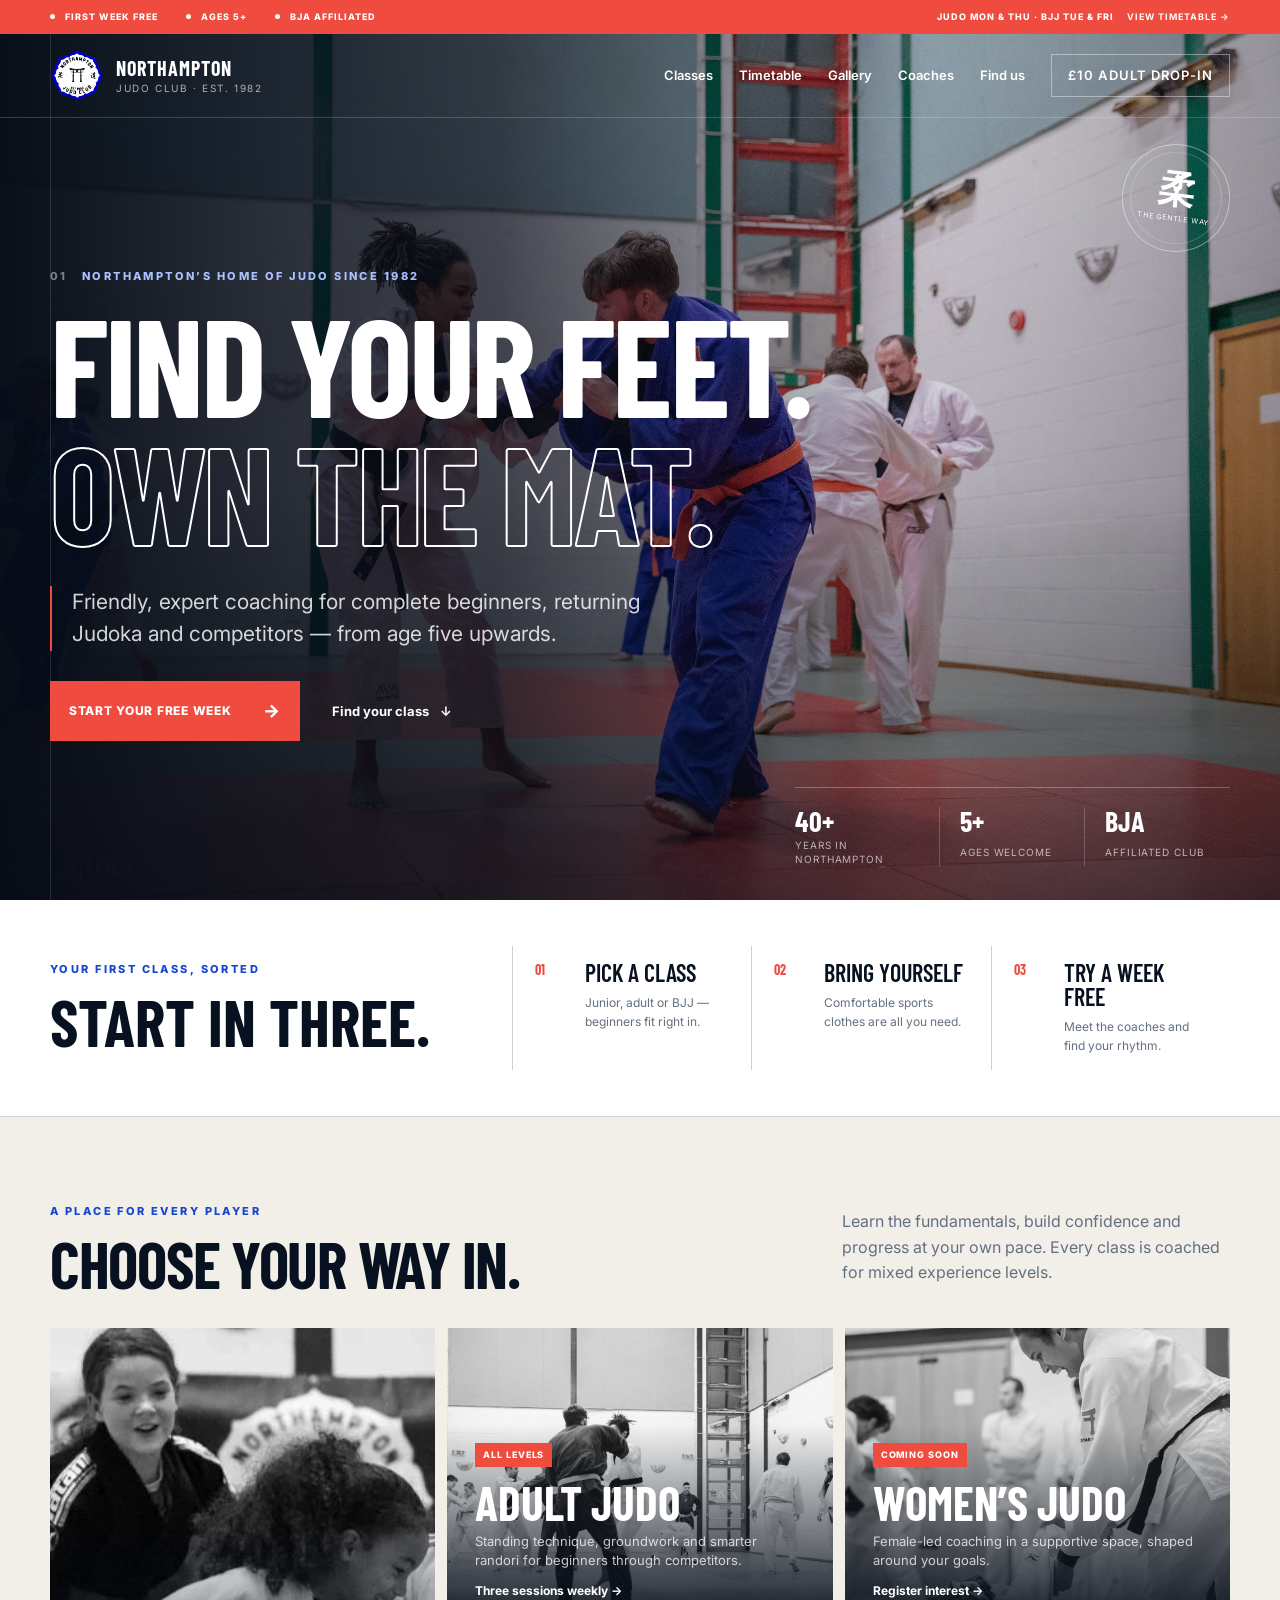
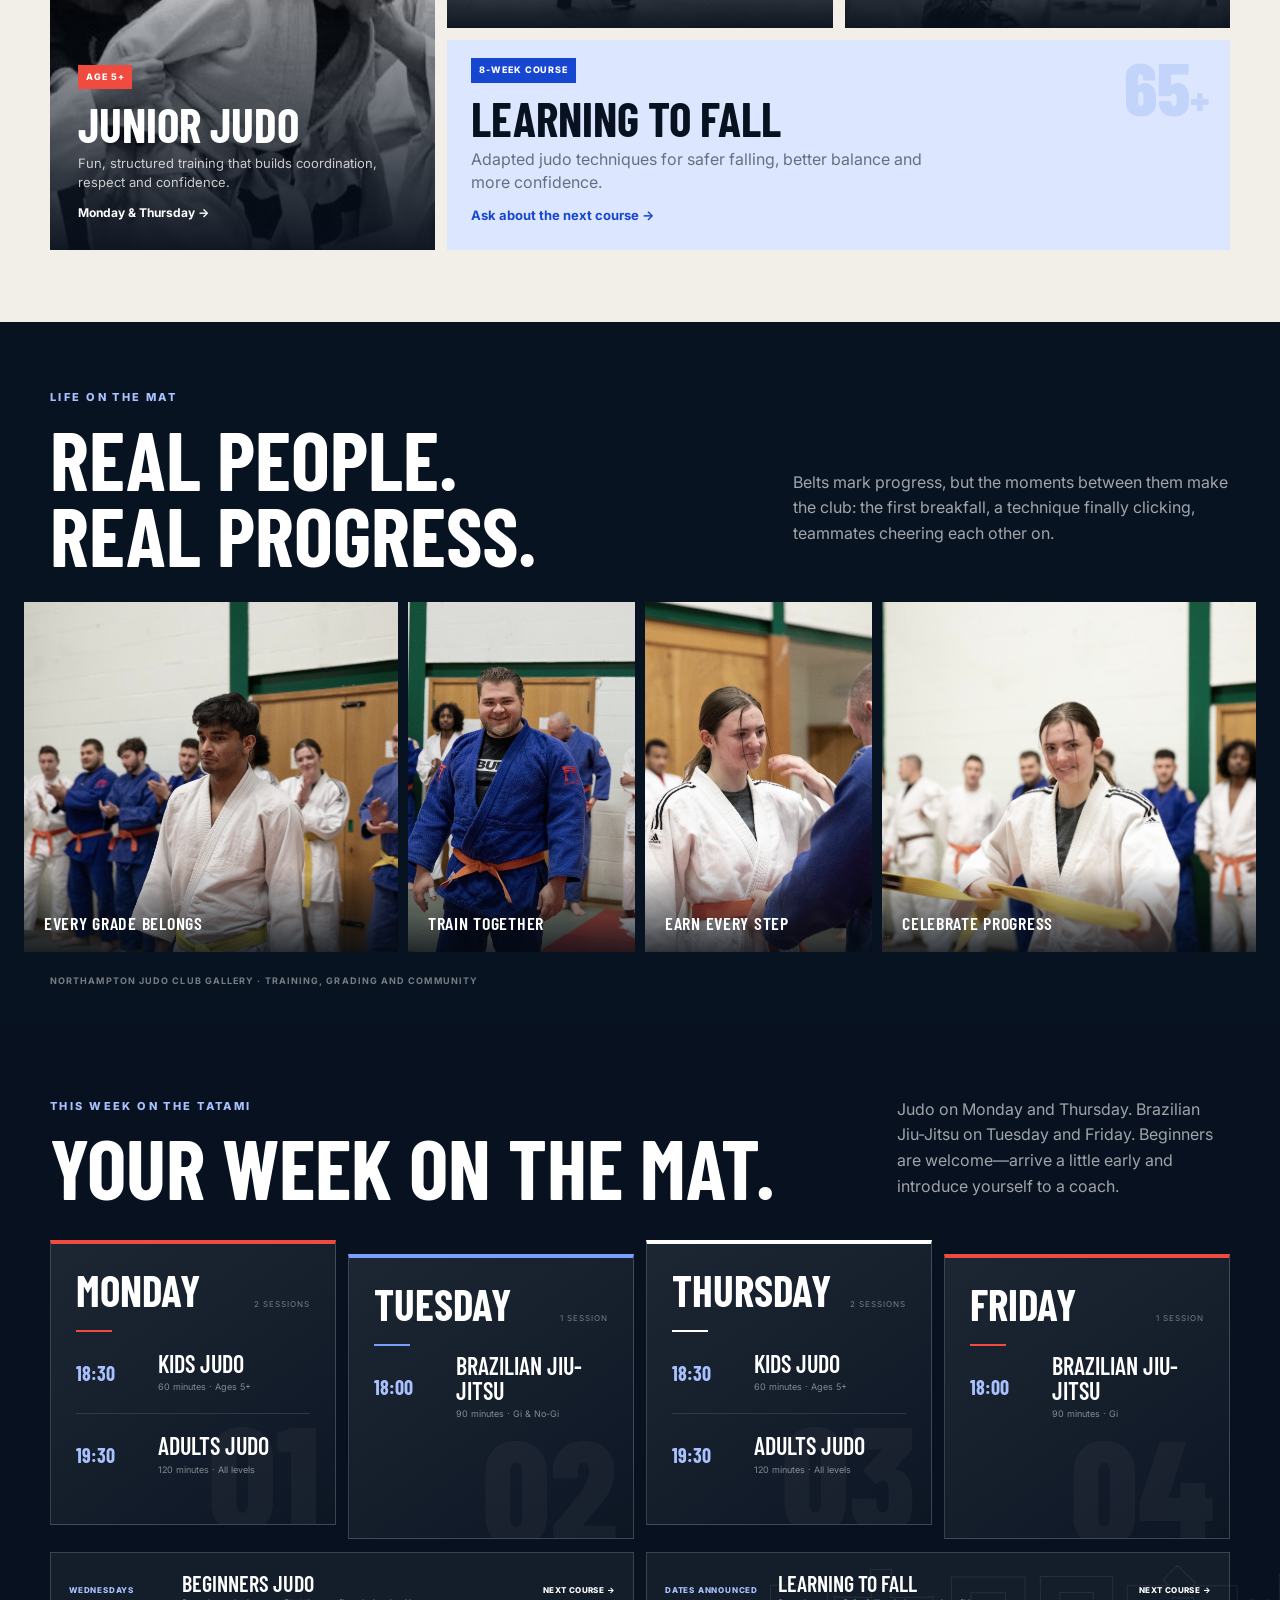
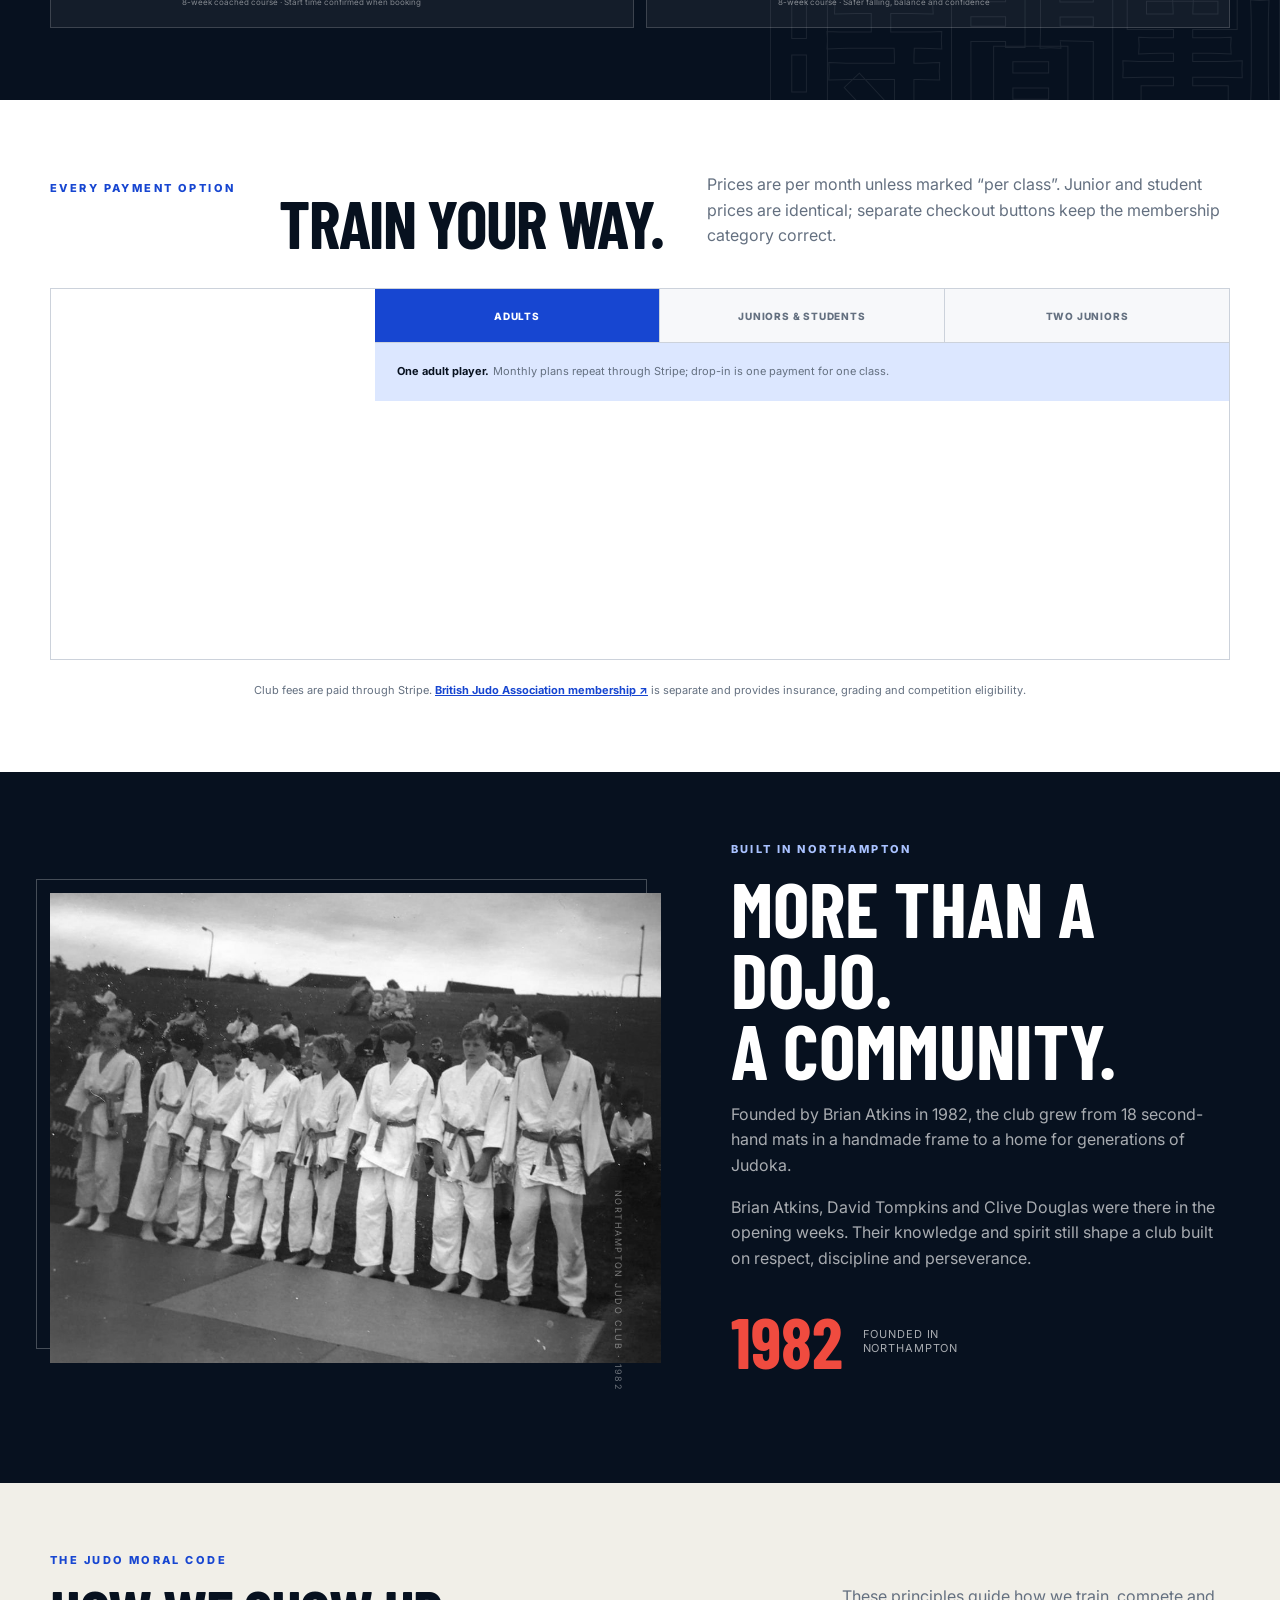
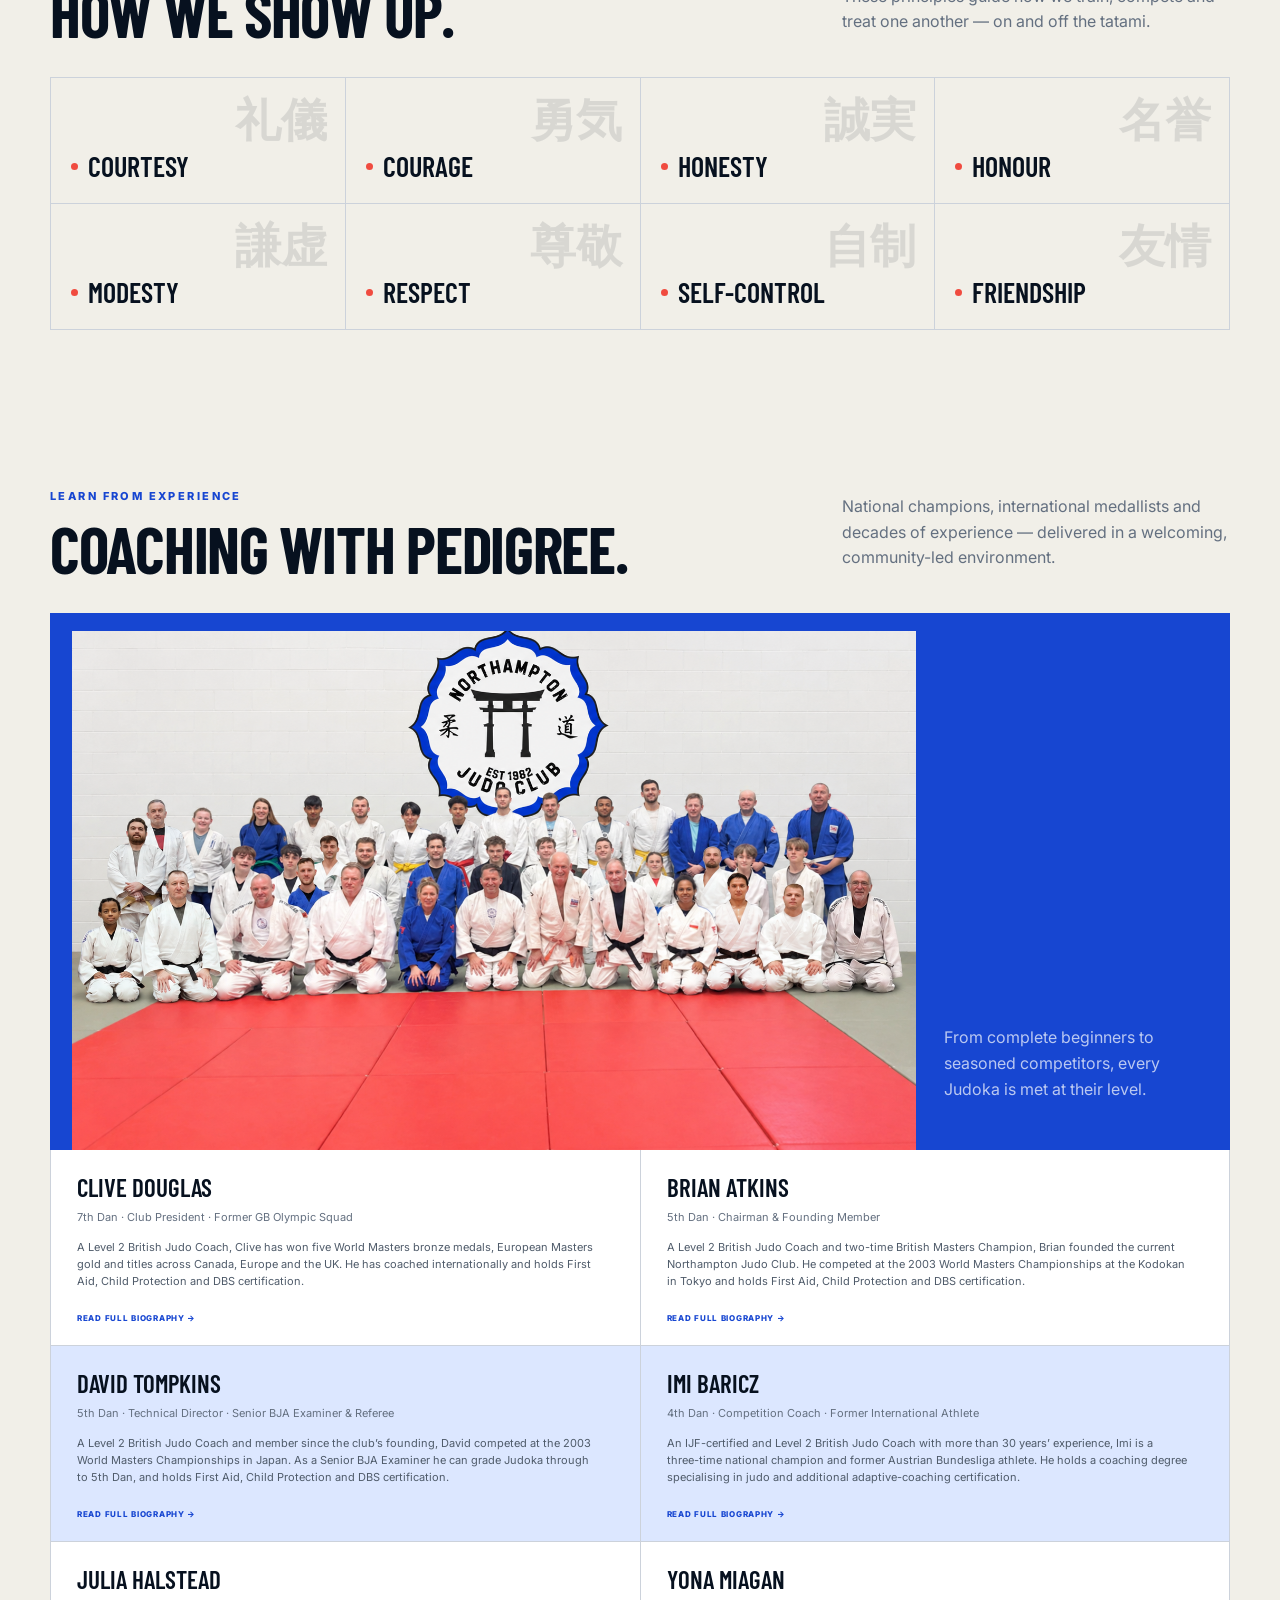
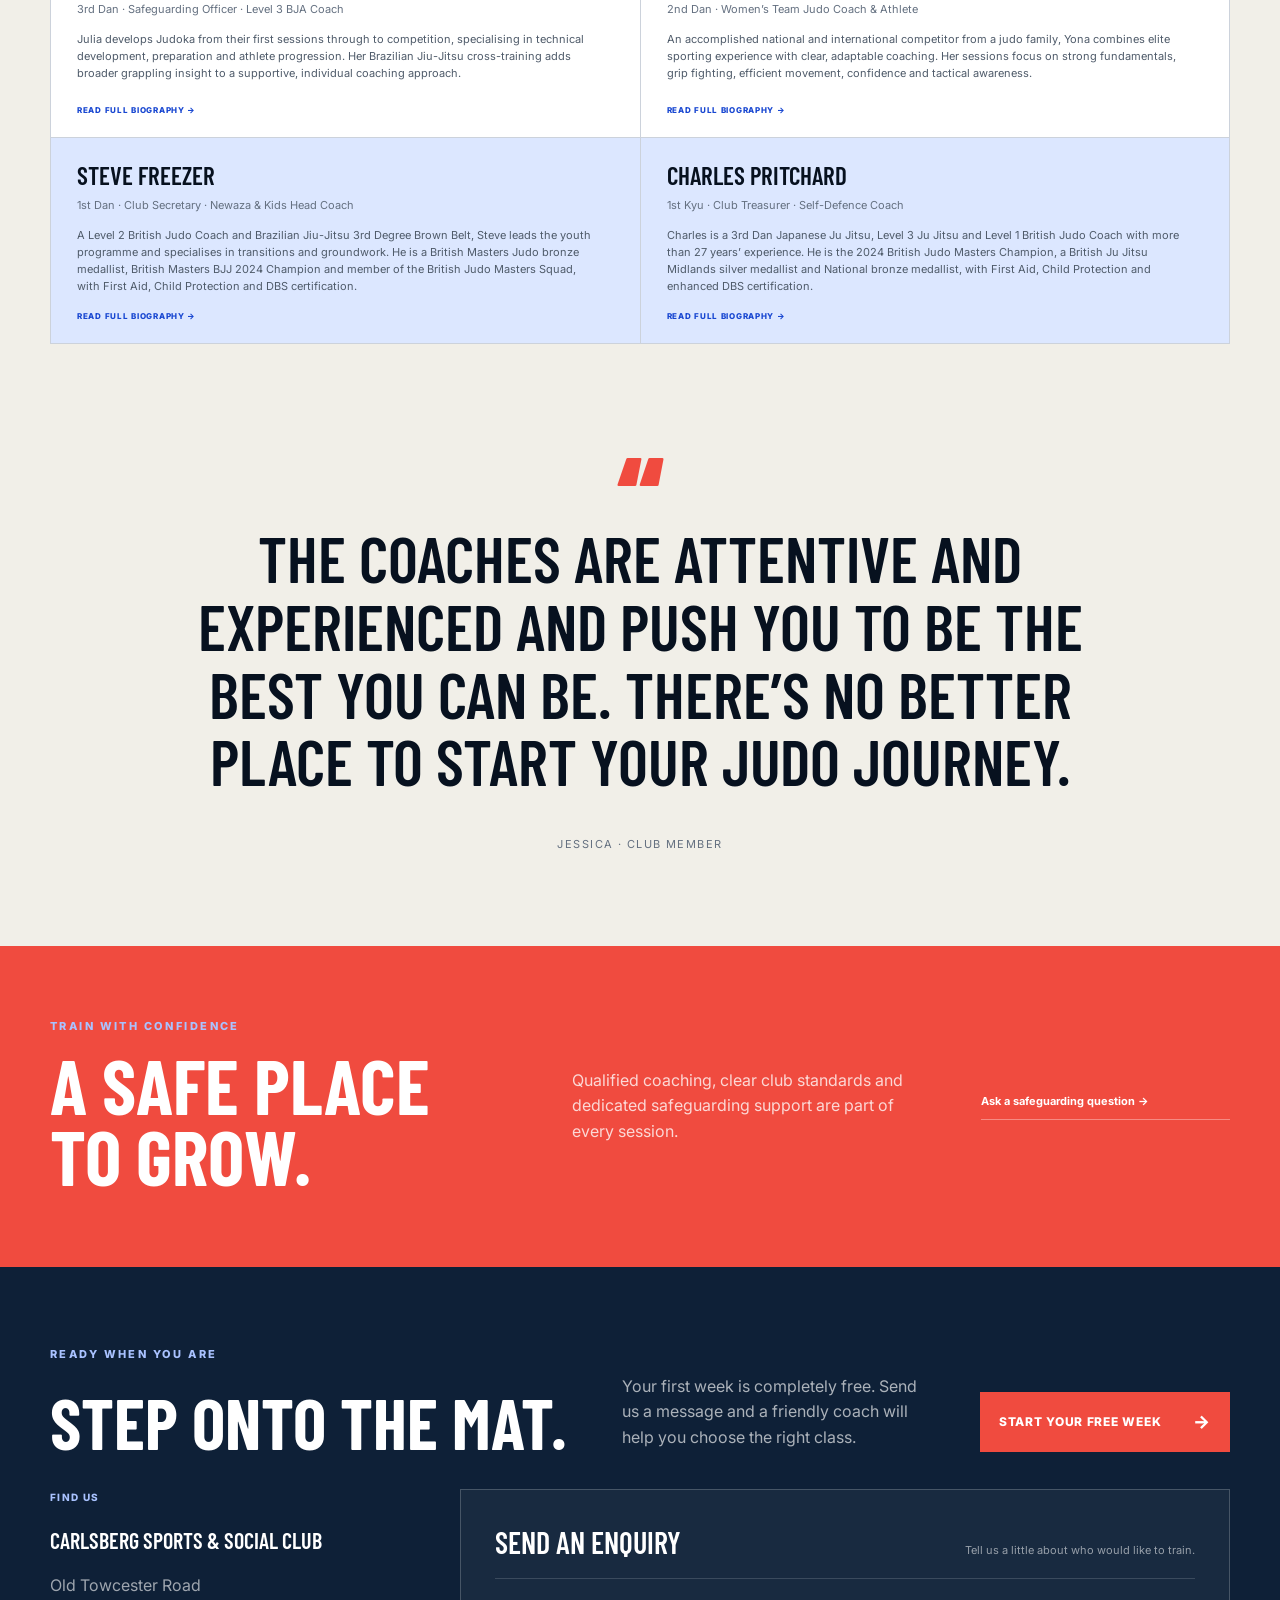
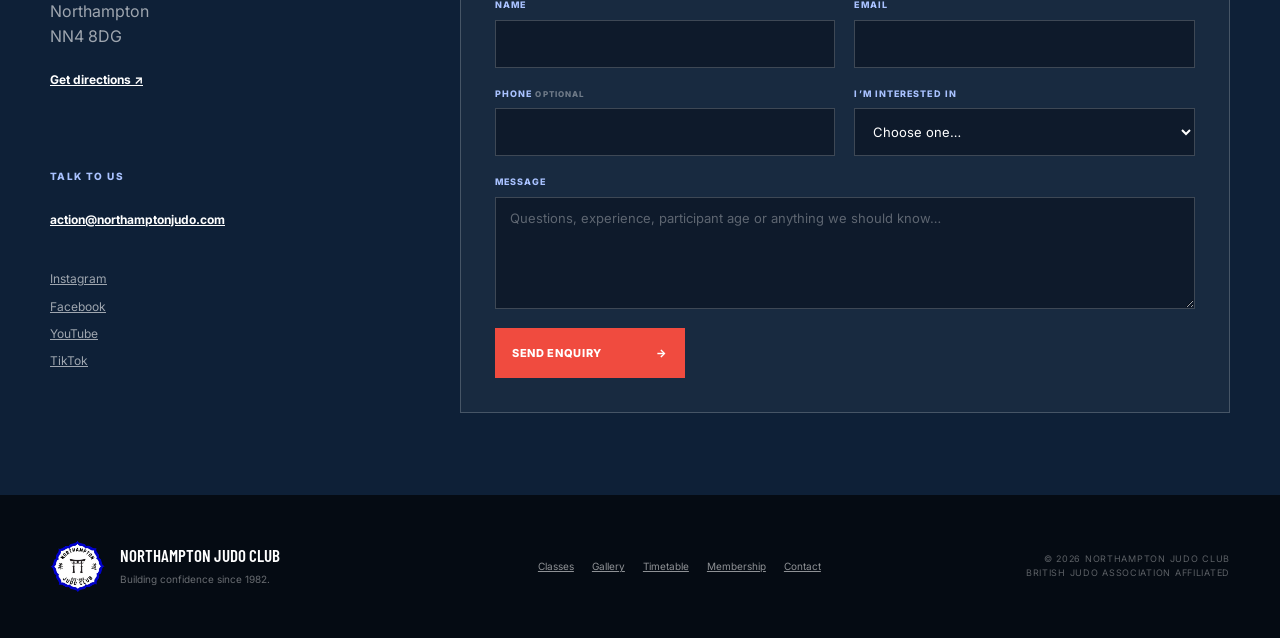
<file: index.html>
<!doctype html>
<html lang="en-GB">
<head>
  <meta charset="utf-8">
  <meta name="viewport" content="width=device-width, initial-scale=1">
  <meta name="description" content="Northampton Judo Club — friendly junior, adult, women’s and groundwork classes. Established 1982. Your first week is free.">
  <meta name="theme-color" content="#07111f">
  <meta property="og:title" content="Northampton Judo Club | Find your feet. Own the mat.">
  <meta property="og:description" content="Friendly, expert judo coaching in Northampton for ages 5+. Your first week is free.">
  <meta property="og:image" content="https://0riceisnice0-hash.github.io/Northampton-Judo-Club/assets/images/hero.jpg">
  <meta property="og:type" content="website">
  <meta property="og:url" content="https://0riceisnice0-hash.github.io/Northampton-Judo-Club/">
  <title>Northampton Judo Club | Judo for every body</title>
  <link rel="icon" href="favicon.ico">
  <link rel="preconnect" href="https://fonts.googleapis.com">
  <link rel="preconnect" href="https://fonts.gstatic.com" crossorigin>
  <link href="https://fonts.googleapis.com/css2?family=Barlow+Condensed:wght@500;600;700;800&family=Inter:wght@400;500;600;700&display=swap" rel="stylesheet">
  <link rel="stylesheet" href="styles.css?v=20260915-5">
</head>
<body>
  <a class="skip-link" href="#main">Skip to content</a>
  <div class="club-rail" aria-label="Club highlights">
    <div class="wrap"><span>First week free</span><span>Ages 5+</span><span>BJA affiliated</span><a href="#timetable">Judo Mon & Thu · BJJ Tue & Fri <b>View timetable →</b></a></div>
  </div>
  <header class="site-header" data-header>
    <a class="brand" href="#top" aria-label="Northampton Judo Club home">
      <img src="assets/images/logo.png" alt="Northampton Judo Club">
      <span><strong>Northampton</strong><small>Judo Club · Est. 1982</small></span>
    </a>
    <button class="menu-button" type="button" aria-expanded="false" aria-controls="main-nav" data-menu>Menu</button>
    <nav id="main-nav" class="main-nav" aria-label="Primary navigation">
      <a href="#classes">Classes</a>
      <a href="#timetable">Timetable</a>
      <a href="#gallery">Gallery</a>
      <a href="#coaches">Coaches</a>
      <a href="#contact">Find us</a>
      <a class="nav-cta" href="https://buy.stripe.com/4gw6rh62e3tS1a0aEQ" aria-label="Pay £10 for one adult drop-in class">£10 adult drop-in</a>
    </nav>
  </header>

  <main id="main">
    <section class="hero" id="top">
      <div class="hero-photo" role="img" aria-label="Adults practising judo at Northampton Judo Club"></div>
      <div class="hero-shade"></div>
      <div class="hero-content wrap">
        <p class="eyebrow light"><span>01</span> Northampton’s home of judo since 1982</p>
        <h1>Find your feet.<br><span>Own the mat.</span></h1>
        <p class="hero-copy">Friendly, expert coaching for complete beginners, returning Judoka and competitors — from age five upwards.</p>
        <div class="hero-actions">
          <a class="button red" href="#contact" data-enquiry="Free first week">Start your free week <span>→</span></a>
          <a class="text-link light" href="#classes">Find your class <span>↓</span></a>
        </div>
      </div>
      <div class="hero-stamp" aria-hidden="true"><span>柔</span><small>The gentle way</small></div>
      <aside class="hero-facts" aria-label="Club highlights">
        <div><strong>40+</strong><span>years in Northampton</span></div>
        <div><strong>5+</strong><span>ages welcome</span></div>
        <div><strong>BJA</strong><span>affiliated club</span></div>
      </aside>
    </section>

    <section class="start-strip" aria-labelledby="start-title">
      <div class="wrap start-grid">
        <div class="start-intro"><p class="eyebrow">Your first class, sorted</p><h2 id="start-title">Start in three.</h2></div>
        <ol class="start-steps">
          <li><b>01</b><div><strong>Pick a class</strong><span>Junior, adult or BJJ — beginners fit right in.</span></div></li>
          <li><b>02</b><div><strong>Bring yourself</strong><span>Comfortable sports clothes are all you need.</span></div></li>
          <li><b>03</b><div><strong>Try a week free</strong><span>Meet the coaches and find your rhythm.</span></div></li>
        </ol>
      </div>
    </section>

    <section class="section classes" id="classes">
      <div class="wrap">
        <div class="section-heading split-heading">
          <div><p class="eyebrow">A place for every player</p><h2>Choose your way in.</h2></div>
          <p>Learn the fundamentals, build confidence and progress at your own pace. Every class is coached for mixed experience levels.</p>
        </div>
        <div class="class-grid">
          <article class="class-card image-card juniors-card">
            <img src="assets/images/juniors.jpg" alt="Junior students enjoying judo practice" loading="lazy">
            <div class="class-overlay"><span>Age 5+</span><h3>Junior judo</h3><p>Fun, structured training that builds coordination, respect and confidence.</p><a href="#timetable">Monday & Thursday →</a></div>
          </article>
          <article class="class-card image-card adults-card">
            <img src="assets/images/adults.jpg" alt="Adults practising judo groundwork" loading="lazy">
            <div class="class-overlay"><span>All levels</span><h3>Adult judo</h3><p>Standing technique, groundwork and smarter randori for beginners through competitors.</p><a href="#timetable">Three sessions weekly →</a></div>
          </article>
          <article class="class-card image-card ladies-card">
            <img src="assets/images/ladies.jpg" alt="Women practising judo" loading="lazy">
            <div class="class-overlay"><span>Coming soon</span><h3>Women’s judo</h3><p>Female-led coaching in a supportive space, shaped around your goals.</p><a href="#contact" data-enquiry="Women’s judo">Register interest →</a></div>
          </article>
          <article class="class-card falls-card">
            <div class="number">65<span>+</span></div>
            <span class="pill">8-week course</span>
            <h3>Learning to Fall</h3>
            <p>Adapted judo techniques for safer falling, better balance and more confidence.</p>
            <a class="text-link" href="#contact" data-enquiry="Learning to Fall course">Ask about the next course →</a>
          </article>
        </div>
      </div>
    </section>

    <section class="dojo-life" id="gallery" aria-labelledby="dojo-life-title">
      <div class="wrap dojo-life-head">
        <div><p class="eyebrow light">Life on the mat</p><h2 id="dojo-life-title">Real people.<br>Real progress.</h2></div>
        <p>Belts mark progress, but the moments between them make the club: the first breakfall, a technique finally clicking, teammates cheering each other on.</p>
      </div>
      <div class="photo-reel" aria-label="Northampton Judo Club photo gallery">
        <figure class="reel-wide"><img src="assets/archive/094f24858b1a-FW8A9508.jpg" alt="Club members applauding a judoka" loading="lazy"><figcaption>Every grade belongs</figcaption></figure>
        <figure><img src="assets/archive/3058a06a9450-FW8A9578.jpg" alt="Smiling judoka in a blue gi" loading="lazy"><figcaption>Train together</figcaption></figure>
        <figure><img src="assets/archive/783d913b70ab-FW8A9528.jpg" alt="Coach presenting a belt to a judoka" loading="lazy"><figcaption>Earn every step</figcaption></figure>
        <figure class="reel-wide"><img src="assets/archive/e6072f76baf8-FW8A9525.jpg" alt="Judoka smiling with a new belt" loading="lazy"><figcaption>Celebrate progress</figcaption></figure>
      </div>
      <div class="wrap gallery-link"><span>Northampton Judo Club gallery · Training, grading and community</span></div>
    </section>

    <section class="section timetable-section" id="timetable">
      <div class="wrap timetable-layout">
        <div class="schedule-intro">
          <div><p class="eyebrow light">This week on the tatami</p><h2>Your week on the mat.</h2></div>
          <p>Judo on Monday and Thursday. Brazilian Jiu-Jitsu on Tuesday and Friday. Beginners are welcome—arrive a little early and introduce yourself to a coach.</p>
        </div>
        <div class="schedule-days" aria-label="Weekly class timetable">
          <article class="day-card" data-index="01"><header><strong>Monday</strong><span>2 sessions</span></header><div class="session"><time>18:30</time><div><b>Kids Judo</b><small>60 minutes · Ages 5+</small></div></div><div class="session"><time>19:30</time><div><b>Adults Judo</b><small>120 minutes · All levels</small></div></div></article>
          <article class="day-card" data-index="02"><header><strong>Tuesday</strong><span>1 session</span></header><div class="session"><time>18:00</time><div><b>Brazilian Jiu-Jitsu</b><small>90 minutes · Gi & No-Gi</small></div></div></article>
          <article class="day-card" data-index="03"><header><strong>Thursday</strong><span>2 sessions</span></header><div class="session"><time>18:30</time><div><b>Kids Judo</b><small>60 minutes · Ages 5+</small></div></div><div class="session"><time>19:30</time><div><b>Adults Judo</b><small>120 minutes · All levels</small></div></div></article>
          <article class="day-card" data-index="04"><header><strong>Friday</strong><span>1 session</span></header><div class="session"><time>18:00</time><div><b>Brazilian Jiu-Jitsu</b><small>90 minutes · Gi</small></div></div></article>
        </div>
        <div class="course-schedule" aria-label="Eight-week courses">
          <article><span>Wednesdays</span><div><b>Beginners Judo</b><small>8-week coached course · Start time confirmed when booking</small></div><a href="#contact" data-enquiry="Beginners Judo course">Next course →</a></article>
          <article><span>Dates announced</span><div><b>Learning to Fall</b><small>8-week course · Safer falling, balance and confidence</small></div><a href="#contact" data-enquiry="Learning to Fall course">Next course →</a></article>
        </div>
      </div>
    </section>

    <section class="section membership" id="membership">
      <div class="wrap">
        <div class="section-heading compact-heading"><p class="eyebrow">Every payment option</p><h2>Train your way.</h2><p>Prices are per month unless marked “per class”. Junior and student prices are identical; separate checkout buttons keep the membership category correct.</p></div>
        <div class="pricing-shell">
          <aside class="trial-card"><span>New here?</span><strong>£0</strong><h3>Your first week is free.</h3><p>Try the club before paying for anything. Tell us who would like to train and we’ll help choose the right session.</p><a href="#contact" data-enquiry="Free first week">Arrange your free week →</a></aside>
          <div class="pricing-picker">
            <div class="pricing-tabs" role="tablist" aria-label="Choose membership type">
              <button class="active" type="button" role="tab" aria-selected="true" data-price-tab="adult">Adults</button>
              <button type="button" role="tab" aria-selected="false" data-price-tab="junior-student">Juniors & students</button>
              <button type="button" role="tab" aria-selected="false" data-price-tab="two-juniors">Two juniors</button>
            </div>
            <div class="pricing-panel active" data-price-panel="adult">
              <p class="pricing-explainer"><b>One adult player.</b> Monthly plans repeat through Stripe; drop-in is one payment for one class.</p>
              <article class="price-row"><span><b>Gold</b><small>2 adult judo sessions every week</small></span><strong>£32<small>/month</small></strong><div class="checkout-actions"><a href="https://buy.stripe.com/5kAcPF9eq1lK4mc5kr">Adult checkout →</a></div></article>
              <article class="price-row"><span><b>Silver</b><small>1 adult judo session every week</small></span><strong>£20<small>/month</small></strong><div class="checkout-actions"><a href="https://buy.stripe.com/14k4j90HU4xW6uk006">Adult checkout →</a></div></article>
              <article class="price-row"><span><b>Drop-in</b><small>One adult class · no subscription</small></span><strong>£10<small>/class</small></strong><div class="checkout-actions"><a href="https://buy.stripe.com/4gw6rh62e3tS1a0aEQ">Pay once →</a></div></article>
            </div>
            <div class="pricing-panel" data-price-panel="junior-student" hidden>
              <p class="pricing-explainer"><b>One player: junior or student.</b> The price is the same; select the matching checkout so the club records the right membership.</p>
              <article class="price-row"><span><b>Gold</b><small>2 judo sessions every week</small></span><strong>£28<small>/month</small></strong><div class="checkout-actions"><a href="https://buy.stripe.com/00g7vleyK1lKcSI8wU">Junior checkout →</a><a href="https://buy.stripe.com/5kA16X4Yad4sf0Q9AJ">Student checkout →</a></div></article>
              <article class="price-row"><span><b>Silver</b><small>1 judo session every week</small></span><strong>£16<small>/month</small></strong><div class="checkout-actions"><a href="https://buy.stripe.com/dR68zpaiu8Oc7yo6oN">Junior checkout →</a><a href="https://buy.stripe.com/9AQ8zpcqC8Oc8CscMU">Student checkout →</a></div></article>
              <article class="price-row"><span><b>Drop-in</b><small>One class · no subscription</small></span><strong>£8<small>/class</small></strong><div class="checkout-actions"><a href="https://buy.stripe.com/4gwaHxgGS6G47yo5kK">Junior: pay once →</a><a href="#contact" data-enquiry="Student judo">Student: ask us →</a></div></article>
            </div>
            <div class="pricing-panel" data-price-panel="two-juniors" hidden>
              <p class="pricing-explainer"><b>Two junior siblings from the same family.</b> These are discounted combined prices—the amount shown covers both children, not each child.</p>
              <article class="price-row"><span><b>Gold · two juniors</b><small>2 junior sessions each every week</small></span><strong>£42<small>/month total</small></strong><div class="checkout-actions"><a href="https://buy.stripe.com/00g02TgGS4xW5qgaEZ">Family checkout →</a></div></article>
              <article class="price-row"><span><b>Silver · two juniors</b><small>1 junior session each every week</small></span><strong>£24<small>/month total</small></strong><div class="checkout-actions"><a href="https://buy.stripe.com/28o5ndbmyfcAf0Q00m">Family checkout →</a></div></article>
              <article class="price-row"><span><b>Drop-in · two juniors</b><small>One class each · no subscription</small></span><strong>£12<small>/class total</small></strong><div class="checkout-actions"><a href="https://buy.stripe.com/dR69DtbmyfcA9Gw28v">Pay once →</a></div></article>
            </div>
          </div>
        </div>
        <p class="membership-note">Club fees are paid through Stripe. <a href="https://www.britishjudo.org.uk/get-started/join-bja/">British Judo Association membership ↗</a> is separate and provides insurance, grading and competition eligibility.</p>
      </div>
    </section>

    <section class="section club-story" id="club">
      <div class="wrap story-grid">
        <div class="story-photo"><img src="assets/images/history.jpg" alt="Historic Northampton Judo Club team photograph" loading="lazy"><span>Northampton Judo Club · 1982</span></div>
        <div class="story-copy">
          <p class="eyebrow light">Built in Northampton</p>
          <h2>More than a dojo.<br>A community.</h2>
          <p>Founded by Brian Atkins in 1982, the club grew from 18 second-hand mats in a handmade frame to a home for generations of Judoka.</p>
          <p>Brian Atkins, David Tompkins and Clive Douglas were there in the opening weeks. Their knowledge and spirit still shape a club built on respect, discipline and perseverance.</p>
          <div class="story-stat"><strong>1982</strong><span>Founded in<br>Northampton</span></div>
        </div>
      </div>
    </section>

    <section class="section values">
      <div class="wrap">
        <div class="section-heading split-heading"><div><p class="eyebrow">The Judo Moral Code</p><h2>How we show up.</h2></div><p>These principles guide how we train, compete and treat one another — on and off the tatami.</p></div>
        <div class="values-grid" aria-label="Judo moral code values">
          <span data-jp="礼儀">Courtesy</span><span data-jp="勇気">Courage</span><span data-jp="誠実">Honesty</span><span data-jp="名誉">Honour</span><span data-jp="謙虚">Modesty</span><span data-jp="尊敬">Respect</span><span data-jp="自制">Self-control</span><span data-jp="友情">Friendship</span>
        </div>
      </div>
    </section>

    <section class="section coaches" id="coaches">
      <div class="wrap">
        <div class="section-heading split-heading"><div><p class="eyebrow">Learn from experience</p><h2>Coaching with pedigree.</h2></div><p>National champions, international medallists and decades of experience — delivered in a welcoming, community-led environment.</p></div>
        <div class="team-feature"><img src="assets/images/team.png" alt="Northampton Judo Club coaching team" loading="lazy"><div><p>From complete beginners to seasoned competitors, every Judoka is met at their level.</p></div></div>
        <div class="coach-list">
          <article class="coach-profile" data-profile="clive" role="button" tabindex="0" aria-haspopup="dialog"><b>Clive Douglas</b><span>7th Dan · Club President · Former GB Olympic Squad</span><p>A Level 2 British Judo Coach, Clive has won five World Masters bronze medals, European Masters gold and titles across Canada, Europe and the UK. He has coached internationally and holds First Aid, Child Protection and DBS certification.</p><span class="profile-cue">Read full biography →</span></article>
          <article class="coach-profile" data-profile="brian" role="button" tabindex="0" aria-haspopup="dialog"><b>Brian Atkins</b><span>5th Dan · Chairman & Founding Member</span><p>A Level 2 British Judo Coach and two-time British Masters Champion, Brian founded the current Northampton Judo Club. He competed at the 2003 World Masters Championships at the Kodokan in Tokyo and holds First Aid, Child Protection and DBS certification.</p><span class="profile-cue">Read full biography →</span></article>
          <article class="coach-profile" data-profile="david" role="button" tabindex="0" aria-haspopup="dialog"><b>David Tompkins</b><span>5th Dan · Technical Director · Senior BJA Examiner & Referee</span><p>A Level 2 British Judo Coach and member since the club’s founding, David competed at the 2003 World Masters Championships in Japan. As a Senior BJA Examiner he can grade Judoka through to 5th Dan, and holds First Aid, Child Protection and DBS certification.</p><span class="profile-cue">Read full biography →</span></article>
          <article class="coach-profile" data-profile="imi" role="button" tabindex="0" aria-haspopup="dialog"><b>Imi Baricz</b><span>4th Dan · Competition Coach · Former International Athlete</span><p>An IJF-certified and Level 2 British Judo Coach with more than 30 years’ experience, Imi is a three-time national champion and former Austrian Bundesliga athlete. He holds a coaching degree specialising in judo and additional adaptive-coaching certification.</p><span class="profile-cue">Read full biography →</span></article>
          <article class="coach-profile" data-profile="julia" role="button" tabindex="0" aria-haspopup="dialog"><b>Julia Halstead</b><span>3rd Dan · Safeguarding Officer · Level 3 BJA Coach</span><p>Julia develops Judoka from their first sessions through to competition, specialising in technical development, preparation and athlete progression. Her Brazilian Jiu-Jitsu cross-training adds broader grappling insight to a supportive, individual coaching approach.</p><span class="profile-cue">Read full biography →</span></article>
          <article class="coach-profile" data-profile="yona" role="button" tabindex="0" aria-haspopup="dialog"><b>Yona Miagan</b><span>2nd Dan · Women’s Team Judo Coach & Athlete</span><p>An accomplished national and international competitor from a judo family, Yona combines elite sporting experience with clear, adaptable coaching. Her sessions focus on strong fundamentals, grip fighting, efficient movement, confidence and tactical awareness.</p><span class="profile-cue">Read full biography →</span></article>
          <article class="coach-profile" data-profile="steve" role="button" tabindex="0" aria-haspopup="dialog"><b>Steve Freezer</b><span>1st Dan · Club Secretary · Newaza & Kids Head Coach</span><p>A Level 2 British Judo Coach and Brazilian Jiu-Jitsu 3rd Degree Brown Belt, Steve leads the youth programme and specialises in transitions and groundwork. He is a British Masters Judo bronze medallist, British Masters BJJ 2024 Champion and member of the British Judo Masters Squad, with First Aid, Child Protection and DBS certification.</p><span class="profile-cue">Read full biography →</span></article>
          <article class="coach-profile" data-profile="charles" role="button" tabindex="0" aria-haspopup="dialog"><b>Charles Pritchard</b><span>1st Kyu · Club Treasurer · Self-Defence Coach</span><p>Charles is a 3rd Dan Japanese Ju Jitsu, Level 3 Ju Jitsu and Level 1 British Judo Coach with more than 27 years’ experience. He is the 2024 British Judo Masters Champion, a British Ju Jitsu Midlands silver medallist and National bronze medallist, with First Aid, Child Protection and enhanced DBS certification.</p><span class="profile-cue">Read full biography →</span></article>
        </div>
      </div>
    </section>

    <dialog class="coach-dialog" data-coach-dialog aria-labelledby="coach-dialog-title">
      <div class="coach-dialog-panel">
        <button type="button" class="coach-dialog-close" data-coach-close aria-label="Close coach biography">Close ×</button>
        <p class="eyebrow">Full coach biography</p>
        <h3 id="coach-dialog-title" data-coach-title></h3>
        <p class="coach-dialog-meta" data-coach-meta></p>
        <div class="coach-dialog-copy" data-coach-copy></div>
      </div>
    </dialog>

    <template id="bio-clive">
      <p>Clive Douglas is a 7th Dan coral belt and Level 2 British Judo Coach, fully certified in First Aid, Child Protection and DBS-checked.</p>
      <p>A former member of the GB Olympic Judo Squad, Clive built a formidable reputation on the elite competition circuit before continuing to excel at Masters level. He has earned five bronze medals at the World Masters Championships, including one in Japan, and claimed gold at the European Masters. His competitive achievements also include victories at the Canadian Masters and multiple gold medals across North America, Europe and the UK.</p>
      <p>Clive’s passion for Judo extends beyond the tatami. He has shared his knowledge across the UK, Europe, Canada, Germany, Australia and Thailand, inspiring Judoka of every level with his technical insight and deep love for the sport.</p>
      <p>His 7th Dan coral belt reflects not only technical excellence but a lifetime of contribution to Judo. Clive remains a driving force behind the growth of others, both on and off the mat.</p>
    </template>
    <template id="bio-brian">
      <p>Brian Atkins is a 5th Dan black belt and Level 2 British Judo Coach, fully certified in First Aid, Child Protection and DBS-checked.</p>
      <p>He is the founder of the current Northampton Judo Club—a reflection of his vision, leadership and lifelong devotion to the sport.</p>
      <p>As a competitor, Brian enjoyed success at both mainstream and Masters levels, becoming a two-time British Masters Champion. One of his proudest career moments came in 2003, when he competed at the World Masters Championships at the historic Kodokan in Tokyo, Japan.</p>
      <p>Alongside his coaching, Brian serves as Chairman of Northampton Judo Club. His wisdom, experience and mentorship continue to shape the club and influence generations of Judoka.</p>
    </template>
    <template id="bio-david">
      <p>David Tompkins is a 5th Dan black belt and Level 2 British Judo Coach, fully certified in First Aid, Child Protection and DBS-checked.</p>
      <p>A long-standing figure in British Judo, David brings decades of experience and technical mastery to Northampton Judo Club. He began his Judo journey in London and has been a proud part of the club since its founding, competing at the highest levels—including the 2003 World Masters Championships in Japan.</p>
      <p>As a Senior BJA Examiner and Referee, David holds the authority to grade Judoka through to 5th Dan. This rare responsibility makes him instrumental in the technical development of club members.</p>
      <p>His deep knowledge, calm presence and commitment make him an exceptional mentor, guiding students with precision and respect for tradition.</p>
    </template>
    <template id="bio-imi">
      <p>Imi Baricz is a 4th Dan black belt, IJF-certified coach and Level 2 British Judo Coach, fully certified in First Aid, Child Protection and DBS-checked.</p>
      <p>Imi began Judo at six and now has more than 30 years’ experience. A three-time national champion, he won the Paris European Cup three times and the Vienna International Competition twice, alongside silver at the Siena International Championship and gold at the Budapest Cup. He also competed in the Austrian Bundesliga and contributed to multiple team championships.</p>
      <p>He holds a university degree in coaching specialising in Judo, plus an adaptive-coaching certificate focused on young talent with disabilities.</p>
      <p>Specialising in Tachiwaza and transitions into Newaza, Imi builds individual training around physical, mental and tactical development. His aim is to cultivate not only champions on the mat, but disciplined and resilient people.</p>
    </template>
    <template id="bio-julia">
      <p>Julia Halstead is an experienced Judoka and coach, holding a 3rd Dan black belt and Level 3 British Judo Association coaching qualification. She also cross-trains in Brazilian Jiu-Jitsu, bringing additional grappling insight to her Judo coaching.</p>
      <p>Julia has a proven record of developing athletes at every level, from complete beginners to competitive Judoka. She specialises in technical skill development, competition preparation and long-term athlete progression.</p>
      <p>Her holistic approach balances physical, mental and tactical growth, tailoring training to each individual. As the club’s Safeguarding Officer, she helps maintain the supportive, challenging environment in which members can thrive.</p>
    </template>
    <template id="bio-yona">
      <p>Yona Miagan is an accomplished Judoka and coach, bringing international pedigree and lifelong experience to her teaching.</p>
      <p>Raised in a Judo family, Yona is the daughter of Helena Papilija, an Olympic Judoka who competed at the 1988 Seoul Olympic Games. Immersion in elite-level Judo from an early age shaped her technical understanding, discipline and passion for the sport.</p>
      <p>Yona has competed successfully at national and international level. She is recognised for clear technical instruction, attention to detail and an ability to adapt Judo for athletes of all ages and abilities.</p>
      <p>Her sessions combine strong fundamentals, intelligent grip fighting and efficient movement with confidence, resilience and tactical awareness—balancing traditional Judo values with modern competition insight.</p>
    </template>
    <template id="bio-steve">
      <p>Steve Freezer is a 1st Dan black belt and Level 2 British Judo Coach, fully certified in First Aid, Child Protection and DBS-checked. He also holds a Brazilian Jiu-Jitsu 3rd Degree Brown Belt.</p>
      <p>Steve brings a dynamic blend of Judo and Brazilian Jiu-Jitsu experience to the club, specialising in transitional grappling and groundwork. He developed an approach that bridges standing techniques with smooth, effective Newaza transitions.</p>
      <p>He is the British Masters BJJ 2024 Champion, a British Masters bronze medallist in Judo and a member of the British Judo Masters Squad.</p>
      <p>Steve’s analytical teaching style breaks techniques into clear reference points and multiple attacking pathways, helping students understand, adapt and apply what they learn. He also leads the kids programme, developing the next generation with discipline, technical detail and fun.</p>
    </template>
    <template id="bio-charles">
      <p>Charles Pritchard holds a 3rd Dan black belt in Japanese Ju Jitsu, is a Level 3 Ju Jitsu Coach and Level 1 British Judo Coach, with full certification in First Aid, Child Protection and an enhanced DBS check.</p>
      <p>With more than 27 years of training in Japanese Ju Jitsu and Judo, Charles currently holds a 1st Kyu brown belt in Judo and is working towards his Dan grade.</p>
      <p>Charles is the 2024 British Judo Masters Champion, a 2024 British Ju Jitsu Midlands silver medallist and a 2024 British Ju Jitsu National bronze medallist. His hybrid coaching style combines the efficiency and structure of Japanese Ju Jitsu with the athleticism and flow of modern Judo.</p>
      <p>His practical self-defence teaching is rooted in years of applied study. As Club Treasurer, he also supports operations, growth and long-term stability behind the scenes.</p>
      <p>Charles leads with calm authority, technical insight and a belief in lifelong learning, representing the discipline, humility and perseverance at the heart of traditional martial arts.</p>
    </template>

    <section class="section testimonial">
      <div class="wrap quote-wrap">
        <span class="quote-mark">“</span>
        <blockquote>The coaches are attentive and experienced and push you to be the best you can be. There’s no better place to start your judo journey.</blockquote>
        <cite>Jessica · Club member</cite>
      </div>
    </section>

    <section class="trust-band" aria-labelledby="trust-title">
      <div class="wrap trust-grid">
        <div><p class="eyebrow light">Train with confidence</p><h2 id="trust-title">A safe place to grow.</h2></div>
        <p>Qualified coaching, clear club standards and dedicated safeguarding support are part of every session.</p>
        <div class="trust-links"><a href="#contact" data-enquiry="Something else">Ask a safeguarding question →</a></div>
      </div>
    </section>

    <section class="contact" id="contact">
      <div class="wrap contact-grid">
        <div class="contact-intro"><p class="eyebrow light">Ready when you are</p><h2>Step onto the mat.</h2><p>Your first week is completely free. Send us a message and a friendly coach will help you choose the right class.</p><a class="button red" href="#enquiry-form" data-enquiry="Free first week">Start your free week <span>→</span></a></div>
        <!-- Replace YOUR_FORM_ID with the ID from the Formspree Integration screen. -->
        <form class="contact-form" id="enquiry-form" action="https://formspree.io/f/YOUR_FORM_ID" method="POST" data-formspree-form>
          <div class="form-heading"><span>Send an enquiry</span><p>Tell us a little about who would like to train.</p></div>
          <label><span>Name</span><input type="text" name="name" autocomplete="name" required></label>
          <label><span>Email</span><input type="email" name="email" autocomplete="email" required></label>
          <label><span>Phone <small>optional</small></span><input type="tel" name="phone" autocomplete="tel"></label>
          <label><span>I’m interested in</span><select name="enquiry" required><option value="">Choose one…</option><option>Free first week</option><option>Junior judo</option><option>Student judo</option><option>Two-junior family membership</option><option>Adult judo</option><option>Brazilian Jiu-Jitsu</option><option>Beginners Judo course</option><option>Learning to Fall course</option><option>Women’s judo</option><option>Something else</option></select></label>
          <label class="form-message"><span>Message</span><textarea name="message" rows="4" required placeholder="Questions, experience, participant age or anything we should know…"></textarea></label>
          <input type="hidden" name="_subject" value="New Northampton Judo Club enquiry">
          <div class="form-submit"><button type="submit">Send enquiry <span>→</span></button><p id="form-status" role="status" aria-live="polite" data-form-status></p></div>
        </form>
        <address><span>Find us</span><strong>Carlsberg Sports & Social Club</strong><p>Old Towcester Road<br>Northampton<br>NN4 8DG</p><a href="https://www.google.com/maps/search/?api=1&query=Carlsberg+Sports+%26+Social+Club+Old+Towcester+Road+Northampton+NN4+8DG">Get directions ↗</a></address>
        <div class="contact-details"><span>Talk to us</span><a href="mailto:action@northamptonjudo.com">action@northamptonjudo.com</a><div class="socials"><a href="https://www.instagram.com/northamptonjudoclub/">Instagram</a><a href="https://www.facebook.com/Northamptonjudoclub/">Facebook</a><a href="https://www.youtube.com/@NorthamptonJudoClub">YouTube</a><a href="https://www.tiktok.com/@northamptonjudoclub">TikTok</a></div></div>
      </div>
    </section>
  </main>

  <footer class="site-footer">
    <div class="wrap footer-grid"><div class="footer-brand"><img src="assets/images/logo.png" alt=""><p>Northampton Judo Club<br><span>Building confidence since 1982.</span></p></div><nav aria-label="Footer"><a href="#classes">Classes</a><a href="#gallery">Gallery</a><a href="#timetable">Timetable</a><a href="#membership">Membership</a><a href="#contact">Contact</a></nav><p class="copyright">© <span data-year></span> Northampton Judo Club<br>British Judo Association affiliated</p></div>
  </footer>
  <a class="mobile-book" href="#contact" data-enquiry="Free first week">Start your free week <span>→</span></a>
  <script type="application/ld+json">
  {"@context":"https://schema.org","@type":"SportsActivityLocation","name":"Northampton Judo Club","description":"Friendly judo coaching for juniors and adults in Northampton, established 1982.","url":"https://0riceisnice0-hash.github.io/Northampton-Judo-Club/","email":"action@northamptonjudo.com","address":{"@type":"PostalAddress","streetAddress":"Carlsberg Sports & Social Club, Old Towcester Road","addressLocality":"Northampton","postalCode":"NN4 8DG","addressCountry":"GB"}}
  </script>
  <script src="script.js?v=20260915-5"></script>
</body>
</html>
</file>
<file: styles.css>
:root {
  --ink: #07111f;
  --ink-2: #0e2037;
  --blue: #1248d8;
  --blue-light: #dce7ff;
  --red: #ef493f;
  --cream: #f4f1e9;
  --white: #fff;
  --muted: #647080;
  --line: #d7dce2;
  --display: "Barlow Condensed", Impact, sans-serif;
  --body: "Inter", system-ui, sans-serif;
  --wrap: min(1180px, calc(100vw - 48px));
  --rail-height: 34px;
}

* { box-sizing: border-box; }
html { scroll-behavior: smooth; }
section[id] { scroll-margin-top: calc(var(--rail-height) + 78px); }
body { margin: 0; background: var(--cream); color: var(--ink); font: 16px/1.6 var(--body); -webkit-font-smoothing: antialiased; }
img { display: block; max-width: 100%; }
a { color: inherit; }
button, a { -webkit-tap-highlight-color: transparent; }
.wrap { width: var(--wrap); margin-inline: auto; }
.skip-link { position: fixed; top: -80px; left: 16px; z-index: 100; background: var(--white); padding: 12px 18px; }
.skip-link:focus { top: 16px; }

.site-header { position: fixed; inset: var(--rail-height) 0 auto 0; z-index: 50; height: 84px; display: flex; align-items: center; justify-content: space-between; padding: 0 max(24px, calc((100vw - 1180px) / 2)); color: white; border-bottom: 1px solid rgb(255 255 255 / .18); transition: height .3s ease, background .3s ease, box-shadow .3s ease; }
.site-header.scrolled { top: var(--rail-height); height: 70px; background: rgb(7 17 31 / .96); box-shadow: 0 10px 30px rgb(0 0 0 / .15); backdrop-filter: blur(12px); }
.brand { display: flex; align-items: center; gap: 12px; text-decoration: none; line-height: 1; }
.brand img { width: 54px; height: 54px; object-fit: contain; }
.brand span { display: grid; gap: 5px; }
.brand strong { font: 700 20px/1 var(--display); text-transform: uppercase; letter-spacing: .05em; }
.brand small { color: rgb(255 255 255 / .65); font-size: 10px; text-transform: uppercase; letter-spacing: .16em; }
.main-nav { display: flex; align-items: center; gap: 26px; }
.main-nav a { color: white; text-decoration: none; font-size: 13px; font-weight: 600; }
.main-nav a:not(.nav-cta):hover { color: #a9c2ff; }
.nav-cta { border: 1px solid rgb(255 255 255 / .4); padding: 10px 16px; text-transform: uppercase; letter-spacing: .08em; }
.nav-cta:hover { background: white; color: var(--ink); }
.menu-button { display: none; border: 0; background: none; color: white; font: 700 15px var(--body); }

.hero { min-height: 680px; height: 100svh; position: relative; display: flex; align-items: center; overflow: hidden; color: white; background: var(--ink); }
.hero-photo, .hero-shade { position: absolute; inset: 0; }
.hero-photo { background: url("assets/images/hero.jpg") center 40%/cover no-repeat; transform: scale(1.01); }
.hero-shade { background: linear-gradient(90deg, rgb(5 12 23 / .98) 0%, rgb(5 12 23 / .73) 39%, rgb(5 12 23 / .15) 72%, rgb(5 12 23 / .38) 100%), linear-gradient(0deg, rgb(5 12 23 / .5), transparent 45%); }
.hero-content { position: relative; z-index: 2; padding-top: 70px; }
.eyebrow { margin: 0 0 17px; color: var(--blue); font-size: 11px; line-height: 1; text-transform: uppercase; letter-spacing: .22em; font-weight: 800; }
.eyebrow.light { color: #a9c2ff; }
h1, h2, h3 { font-family: var(--display); text-transform: uppercase; margin: 0; line-height: .93; }
h1 { max-width: 780px; font-size: clamp(78px, 10vw, 154px); letter-spacing: -.025em; }
h1 span { color: transparent; -webkit-text-stroke: 2px white; }
.hero-copy { max-width: 590px; margin: 30px 0; font-size: clamp(17px, 2vw, 21px); color: rgb(255 255 255 / .82); line-height: 1.55; }
.hero-actions { display: flex; align-items: center; gap: 32px; }
.button { display: inline-flex; align-items: center; justify-content: space-between; gap: 32px; padding: 16px 19px; min-width: 226px; color: white; text-decoration: none; text-transform: uppercase; letter-spacing: .06em; font-size: 12px; font-weight: 800; transition: .2s ease; }
.button span { font-size: 18px; }
.button.red { background: var(--red); }
.button.red:hover { background: #ff5b51; transform: translateY(-2px); }
.button.white { background: var(--white); color: var(--ink); }
.button.white:hover { background: var(--blue-light); transform: translateY(-2px); }
.text-link { display: inline-flex; gap: 11px; color: var(--blue); font-weight: 700; text-decoration: none; font-size: 13px; }
.text-link.light { color: white; }
.text-link:hover { text-decoration: underline; text-underline-offset: 4px; }
.hero-facts { position: absolute; right: max(24px, calc((100vw - 1180px) / 2)); bottom: 34px; z-index: 3; display: flex; border-top: 1px solid rgb(255 255 255 / .28); padding-top: 19px; }
.hero-facts div { width: 145px; display: grid; gap: 4px; border-right: 1px solid rgb(255 255 255 / .2); padding: 0 20px; }
.hero-facts div:first-child { padding-left: 0; }
.hero-facts div:last-child { border: 0; }
.hero-facts strong { font: 700 28px/1 var(--display); }
.hero-facts span { font-size: 10px; color: rgb(255 255 255 / .64); text-transform: uppercase; letter-spacing: .09em; line-height: 1.35; }

.proof-strip { background: var(--blue); color: white; }
.proof-inner { min-height: 86px; display: grid; grid-template-columns: 1.5fr 1fr auto; align-items: center; gap: 30px; }
.proof-inner p { margin: 0; font-size: 13px; }
.proof-inner a { font-size: 12px; font-weight: 700; text-decoration: none; text-transform: uppercase; letter-spacing: .07em; }

.section { padding: clamp(64px, 8vh, 88px) 0; }
.section-heading { margin-bottom: 34px; }
.section-heading h2 { font-size: clamp(54px, 6.4vw, 82px); letter-spacing: -.02em; }
.section-heading > p:last-child { color: var(--muted); max-width: 560px; margin: 20px 0 0; }
.split-heading { display: grid; grid-template-columns: 1.3fr .7fr; gap: 70px; align-items: end; }
.split-heading > p { padding-bottom: 8px; }
.split-heading h2 { font-size: clamp(48px, 5vw, 68px); white-space: nowrap; }

.classes { background: var(--cream); }
.class-grid { display: grid; grid-template-columns: repeat(3, 1fr); grid-template-rows: 300px 210px; gap: 12px; }
.class-card { position: relative; overflow: hidden; background: white; }
.class-card h3 { font-size: clamp(40px, 5vw, 66px); }
.image-card img { width: 100%; height: 100%; object-fit: cover; transition: transform .5s ease; }
.image-card:hover img { transform: scale(1.025); }
.class-overlay { position: absolute; inset: 0; display: flex; flex-direction: column; justify-content: flex-end; padding: 35px; color: white; background: linear-gradient(0deg, rgb(5 13 25 / .94), transparent 68%); }
.class-overlay > span, .pill { align-self: flex-start; margin-bottom: 13px; padding: 5px 8px; background: var(--red); color: white; text-transform: uppercase; letter-spacing: .1em; font-size: 9px; font-weight: 800; }
.class-overlay p { max-width: 490px; margin: 12px 0 18px; color: rgb(255 255 255 / .76); font-size: 13px; }
.class-overlay a { color: white; text-decoration: none; font-size: 12px; font-weight: 700; }
.juniors-card { grid-column: 1; grid-row: 1 / 3; }
.adults-card { grid-column: 2; grid-row: 1; }
.ladies-card { grid-column: 3; grid-row: 1; }
.juniors-card img { filter: grayscale(100%); }
.adults-card img, .ladies-card img { filter: grayscale(100%); }
.falls-card { padding: 36px; background: var(--blue-light); display: flex; flex-direction: column; justify-content: flex-end; }
.falls-card .number { position: absolute; top: 22px; right: 29px; font: 800 110px/.9 var(--display); color: rgb(18 72 216 / .12); }
.falls-card .number span { font-size: 45px; }
.falls-card .pill { background: var(--blue); }
.falls-card p { color: var(--muted); max-width: 460px; }
.falls-card { grid-column: 2 / 4; grid-row: 2; }
.origin-card { grid-column: 3; grid-row: 2; display: grid; grid-template-columns: 90px 1fr; align-items: center; gap: 20px; padding: 24px; color: white; background: var(--ink); }
.origin-card img { max-height: 105px; width: 100%; object-fit: contain; }
.origin-card .pill { background: var(--red); }
.origin-card p { color: rgb(255 255 255 / .68); max-width: 500px; }

.timetable-section { color: white; background: var(--ink); }
.timetable-layout { display: block; }
.schedule-intro { position: static; display: grid; grid-template-columns: 1.4fr .6fr; gap: 70px; align-items: end; }
.schedule-intro h2 { font-size: clamp(58px, 6.5vw, 84px); white-space: nowrap; }
.schedule-intro > p { max-width: 410px; margin: 0 0 7px; color: rgb(255 255 255 / .62); }
.schedule-intro .drop-in-note { display: block; max-width: 260px; margin-top: 12px; color: rgb(255 255 255 / .62); font-size: 10px; letter-spacing: .04em; }
.schedule { border-top: 1px solid rgb(255 255 255 / .4); }
.schedule-row { display: grid; grid-template-columns: 65px 155px 1fr; gap: 18px; align-items: center; min-height: 92px; border-bottom: 1px solid rgb(255 255 255 / .22); }
.schedule-row.head { min-height: 48px; text-transform: uppercase; font-size: 9px; letter-spacing: .14em; color: rgb(255 255 255 / .52); }
.schedule-row > strong { font: 700 20px var(--display); }
.schedule-row time { font-size: 13px; font-weight: 600; }
.schedule-row span { display: grid; }
.schedule-row b { font: 600 26px var(--display); text-transform: uppercase; }
.schedule-row small { color: rgb(255 255 255 / .55); }

.membership { background: white; }
.compact-heading { display: grid; grid-template-columns: max-content max-content 1fr; gap: 24px 44px; align-items: end; }
.compact-heading .eyebrow { align-self: start; padding-top: 11px; }
.compact-heading h2 { font-size: clamp(50px, 5.2vw, 70px); white-space: nowrap; }
.compact-heading > p:last-child { margin: 0 0 5px; }
.pricing-shell { display: grid; grid-template-columns: .55fr 1.45fr; min-height: 350px; border: 1px solid var(--line); overflow: hidden; }
.trial-card { display: flex; flex-direction: column; align-items: flex-start; padding: 30px; color: white; background: var(--ink); }
.trial-card > span { color: #a9c2ff; font-size: 9px; font-weight: 800; letter-spacing: .13em; text-transform: uppercase; }
.trial-card > strong { margin-top: 14px; color: var(--red); font: 700 74px/.85 var(--display); }
.trial-card h3 { margin-top: 18px; font-size: 34px; }
.trial-card p { margin: 12px 0 18px; color: rgb(255 255 255 / .63); font-size: 12px; line-height: 1.55; }
.trial-card a { margin-top: auto; color: white; font-size: 11px; font-weight: 800; text-decoration: none; }
.trial-card a:hover { text-decoration: underline; text-underline-offset: 4px; }
.pricing-picker { min-width: 0; }
.pricing-tabs { min-height: 54px; display: flex; border-bottom: 1px solid var(--line); }
.pricing-tabs button { flex: 1; padding: 0 14px; border: 0; border-right: 1px solid var(--line); color: var(--muted); background: #f7f8fa; cursor: pointer; font: 800 10px var(--body); letter-spacing: .08em; text-transform: uppercase; }
.pricing-tabs button:last-child { border-right: 0; }
.pricing-tabs button:hover, .pricing-tabs button.active { color: white; background: var(--blue); }
.pricing-panel[hidden] { display: none; }
.pricing-explainer { min-height: 58px; display: flex; align-items: center; margin: 0; padding: 11px 22px; color: var(--muted); background: var(--blue-light); font-size: 11px; line-height: 1.45; }
.pricing-explainer b { margin-right: 4px; color: var(--ink); }
.price-row { min-height: 86px; display: grid; grid-template-columns: 1fr 145px minmax(130px, auto); gap: 18px; align-items: center; padding: 13px 22px; border-bottom: 1px solid var(--line); transition: background .2s ease; }
.price-row:last-child { border-bottom: 0; }
.price-row:hover { background: #f7f9fd; }
.price-row > span { display: grid; gap: 3px; }
.price-row > span b { font: 600 25px/1 var(--display); text-transform: uppercase; }
.price-row > span small { color: var(--muted); font-size: 10px; }
.price-row > strong { font: 700 36px/1 var(--display); white-space: nowrap; }
.price-row > strong small { display: block; margin-top: 3px; color: var(--muted); font: 600 8px var(--body); letter-spacing: .04em; text-transform: uppercase; }
.checkout-actions { display: grid; justify-items: end; gap: 5px; }
.checkout-actions a { color: var(--blue); font-size: 9px; font-weight: 800; letter-spacing: .035em; text-align: right; text-decoration: none; text-transform: uppercase; white-space: nowrap; }
.checkout-actions a:hover { text-decoration: underline; text-underline-offset: 3px; }
.payment-guide { display: grid; grid-template-columns: 1fr 1fr; margin-bottom: 54px; border: 1px solid var(--line); }
.payment-guide article { display: grid; grid-template-columns: 105px 110px 1fr auto; gap: 24px; align-items: center; min-height: 154px; padding: 28px 32px; }
.payment-guide article + article { border-left: 1px solid var(--line); }
.payment-guide article > span { color: var(--blue); font-size: 9px; font-weight: 800; letter-spacing: .12em; text-transform: uppercase; }
.payment-guide article > strong { font: 700 54px/1 var(--display); }
.payment-guide h3 { font-size: 28px; }
.payment-guide p { max-width: 320px; margin: 7px 0 0; color: var(--muted); font-size: 11px; line-height: 1.5; }
.payment-guide a { padding: 11px 14px; color: var(--blue); border: 1px solid var(--line); font-size: 10px; font-weight: 800; letter-spacing: .04em; text-decoration: none; text-transform: uppercase; white-space: nowrap; }
.payment-free { background: var(--blue-light); }
.payment-dropin strong { color: var(--red); }
.monthly-heading { display: flex; align-items: end; justify-content: space-between; margin-bottom: 22px; }
.monthly-heading span { font: 600 32px var(--display); text-transform: uppercase; }
.monthly-heading p { margin: 0; color: var(--muted); font-size: 12px; }
.price-grid { display: grid; grid-template-columns: repeat(3, 1fr); border: 1px solid var(--line); }
.price-grid article { padding: 40px; border-right: 1px solid var(--line); }
.price-grid article:last-child { border: 0; }
.price-grid article.featured { background: var(--ink); color: white; transform: translateY(-16px); box-shadow: 0 18px 50px rgb(7 17 31 / .18); }
.price-tag { color: var(--blue); text-transform: uppercase; letter-spacing: .12em; font-size: 10px; font-weight: 800; }
.featured .price-tag { color: #a9c2ff; }
.price-grid article > p { color: var(--muted); margin: 30px 0 0; font-size: 11px; text-transform: uppercase; }
.price-grid article > strong { display: block; font: 700 66px/1 var(--display); }
.price-grid strong small { font: 500 15px var(--body); color: var(--muted); }
.price-grid ul { list-style: none; padding: 25px 0 0; margin: 28px 0 0; border-top: 1px solid var(--line); font-size: 13px; color: var(--muted); }
.price-grid li { padding: 6px 0; }
.featured ul { border-color: rgb(255 255 255 / .15); color: rgb(255 255 255 / .65); }
.membership-note { text-align: center; color: var(--muted); font-size: 11px; margin: 22px 0 0; }
.membership-note a { color: var(--blue); font-weight: 700; }

.club-story { background: var(--ink); color: white; }
.story-grid { display: grid; grid-template-columns: 1.1fr .9fr; gap: 70px; align-items: center; }
.story-photo { position: relative; }
.story-photo::before { content: ""; position: absolute; inset: -14px 14px 14px -14px; border: 1px solid rgb(255 255 255 / .25); }
.story-photo img { position: relative; width: 100%; height: min(64vh, 470px); min-height: 410px; object-fit: cover; filter: grayscale(100%); }
.story-photo span { position: absolute; right: -58px; bottom: 65px; transform: rotate(90deg); font-size: 9px; text-transform: uppercase; letter-spacing: .16em; color: rgb(255 255 255 / .4); }
.story-copy h2 { font-size: clamp(58px, 6vw, 78px); }
.story-copy > p:not(.eyebrow) { color: rgb(255 255 255 / .65); }
.story-stat { display: flex; align-items: center; gap: 20px; margin: 35px 0; }
.story-stat strong { font: 700 70px/1 var(--display); color: var(--red); }
.story-stat span { color: rgb(255 255 255 / .65); font-size: 11px; line-height: 1.3; text-transform: uppercase; letter-spacing: .08em; }

.values { background: var(--cream); }
.values-grid { display: grid; grid-template-columns: repeat(4, 1fr); border-top: 1px solid var(--line); border-left: 1px solid var(--line); }
.values-grid span { display: flex; align-items: flex-end; min-height: 126px; padding: 20px; border-right: 1px solid var(--line); border-bottom: 1px solid var(--line); font: 600 28px var(--display); text-transform: uppercase; transition: .2s ease; }
.values-grid span::before { content: ""; width: 7px; height: 7px; margin: 0 10px 13px 0; background: var(--red); border-radius: 50%; }
.values-grid span:hover { background: var(--blue); color: white; transform: translateY(-4px); }

.coaches { padding-bottom: 0; background: var(--cream); }
.team-feature { min-height: 335px; padding: 18px 22px 0; display: grid; grid-template-columns: 2.4fr .75fr; align-items: end; gap: 28px; color: white; background: var(--blue); overflow: hidden; }
.team-feature img { align-self: end; display: block; width: 100%; object-fit: contain; object-position: bottom; }
.team-feature > div { padding: 0 0 32px; }
.team-feature p { color: rgb(255 255 255 / .7); }
.coach-list { display: grid; grid-template-columns: repeat(6, 1fr); border-left: 1px solid var(--line); }
.coach-list article { grid-column: span 2; display: grid; gap: 3px; padding: 17px 20px; border-right: 1px solid var(--line); border-bottom: 1px solid var(--line); background: white; }
.coach-list b { font: 600 25px var(--display); text-transform: uppercase; }
.coach-list span { color: var(--muted); font-size: 11px; }
.coach-list .coach-profile { position: relative; grid-column: span 3; align-content: start; gap: 7px; min-height: 196px; padding: 22px 26px 48px; cursor: pointer; transition: transform .2s ease, box-shadow .2s ease, background-color .2s ease; }
.coach-list .coach-profile:nth-child(4n + 3), .coach-list .coach-profile:nth-child(4n + 4) { background: var(--blue-light); }
.coach-profile p { max-width: 520px; margin: 5px 0 0; color: #4f5b6a; font-size: 11px; line-height: 1.55; }
.coach-list .coach-profile:hover, .coach-list .coach-profile:focus-visible { z-index: 1; background: white; box-shadow: 0 18px 40px rgb(7 17 31 / .13); outline: 2px solid var(--blue); outline-offset: -2px; transform: translateY(-3px); }
.coach-list .profile-cue { position: absolute; right: 26px; bottom: 20px; left: 26px; color: var(--blue); font-size: 8px; font-weight: 800; letter-spacing: .09em; text-transform: uppercase; }
body.dialog-open { overflow: hidden; }
.coach-dialog { width: min(760px, calc(100% - 32px)); max-height: min(820px, calc(100dvh - 32px)); padding: 0; border: 0; color: var(--ink); background: transparent; }
.coach-dialog::backdrop { background: rgb(3 9 18 / .84); backdrop-filter: blur(7px); }
.coach-dialog-panel { position: relative; overflow-y: auto; max-height: min(820px, calc(100dvh - 32px)); padding: 48px 54px 52px; border-top: 5px solid var(--red); background: var(--cream); box-shadow: 0 30px 80px rgb(0 0 0 / .35); }
.coach-dialog-close { position: absolute; top: 18px; right: 20px; min-height: 36px; padding: 7px 10px; border: 1px solid var(--line); color: var(--ink); background: transparent; font: 800 9px var(--body); letter-spacing: .08em; text-transform: uppercase; cursor: pointer; }
.coach-dialog-close:hover, .coach-dialog-close:focus-visible { border-color: var(--red); color: var(--red); }
.coach-dialog h3 { margin: 7px 0 4px; font: 600 clamp(48px, 8vw, 76px)/.92 var(--display); text-transform: uppercase; }
.coach-dialog-meta { margin: 0 0 28px; color: var(--blue); font-size: 11px; font-weight: 700; }
.coach-dialog-copy { display: grid; gap: 16px; padding-top: 26px; border-top: 1px solid var(--line); }
.coach-dialog-copy p { max-width: 650px; margin: 0; color: #455263; font-size: 14px; line-height: 1.75; }

.testimonial { padding: 90px 0; background: var(--cream); }
.quote-wrap { text-align: center; }
.quote-mark { display: block; height: 70px; color: var(--red); font: 800 120px/1 var(--display); }
blockquote { max-width: 930px; margin: 20px auto 35px; font: 600 clamp(36px, 5vw, 64px)/1.06 var(--display); text-transform: uppercase; }
cite { font-style: normal; color: var(--muted); font-size: 11px; text-transform: uppercase; letter-spacing: .13em; }

.contact { padding: 82px 0; color: white; background: var(--ink-2); }
.contact-grid { display: grid; grid-template-columns: .62fr 1.38fr; gap: 34px 64px; }
.contact-intro { grid-column: 1 / -1; display: grid; grid-template-columns: auto 1fr auto; gap: 10px 55px; align-items: end; }
.contact-intro .eyebrow { grid-column: 1; grid-row: 1; margin-bottom: 4px; }
.contact h2 { grid-column: 1; grid-row: 2; font-size: clamp(52px, 5.5vw, 72px); white-space: nowrap; }
.contact-intro > p:not(.eyebrow) { grid-column: 2; grid-row: 2; max-width: 490px; margin: 0 0 5px; color: rgb(255 255 255 / .65); }
.contact-intro > .button { grid-column: 3; grid-row: 2; margin-bottom: 3px; }
.contact address, .contact-details { font-style: normal; }
.contact address > span, .contact-details > span { display: block; margin-bottom: 22px; color: #a9c2ff; font-size: 10px; text-transform: uppercase; letter-spacing: .14em; font-weight: 800; }
.contact address strong { font: 600 22px var(--display); text-transform: uppercase; }
.contact address p { color: rgb(255 255 255 / .6); }
.contact address a, .contact-details > a { font-size: 12px; font-weight: 700; }
.contact-details > a { word-break: break-word; }
.socials { display: grid; margin-top: 38px; gap: 8px; }
.socials a { color: rgb(255 255 255 / .6); font-size: 12px; }
.contact address { grid-column: 1; grid-row: 2; }
.contact-details { grid-column: 1; grid-row: 3; }
.contact-form { grid-column: 2; grid-row: 2 / 4; display: grid; grid-template-columns: 1fr 1fr; gap: 19px; padding: 34px; border: 1px solid rgb(255 255 255 / .2); background: rgb(255 255 255 / .045); }
.form-heading { grid-column: 1 / -1; display: flex; align-items: baseline; justify-content: space-between; gap: 20px; padding-bottom: 18px; border-bottom: 1px solid rgb(255 255 255 / .15); }
.form-heading span { font: 600 30px var(--display); text-transform: uppercase; }
.form-heading p { margin: 0; color: rgb(255 255 255 / .55); font-size: 11px; }
.contact-form label { display: grid; gap: 7px; }
.contact-form label > span { color: #a9c2ff; font-size: 9px; font-weight: 800; letter-spacing: .12em; text-transform: uppercase; }
.contact-form label small { color: rgb(255 255 255 / .38); font-size: 8px; }
.contact-form input, .contact-form select, .contact-form textarea { width: 100%; min-height: 48px; padding: 12px 14px; border: 1px solid rgb(255 255 255 / .2); border-radius: 0; color: white; background: rgb(3 10 19 / .48); font: 13px var(--body); outline: none; }
.contact-form textarea { min-height: 112px; resize: vertical; }
.contact-form select { color-scheme: dark; }
.contact-form input:focus, .contact-form select:focus, .contact-form textarea:focus { border-color: #a9c2ff; box-shadow: 0 0 0 2px rgb(169 194 255 / .18); }
.contact-form ::placeholder { color: rgb(255 255 255 / .33); }
.form-message, .form-submit { grid-column: 1 / -1; }
.form-submit { display: flex; align-items: center; gap: 20px; }
.form-submit button { min-width: 190px; min-height: 50px; display: flex; align-items: center; justify-content: space-between; gap: 25px; padding: 13px 17px; border: 0; color: white; background: var(--red); cursor: pointer; font: 800 11px var(--body); letter-spacing: .06em; text-transform: uppercase; }
.form-submit button:hover { background: #ff5b51; }
.form-submit p { margin: 0; color: rgb(255 255 255 / .58); font-size: 10px; line-height: 1.45; }
.form-submit p.notice { padding-left: 12px; border-left: 2px solid var(--red); }
.form-submit p a { color: white; }

.site-footer { padding: 45px 0; color: white; background: #050b13; }
.footer-grid { display: grid; grid-template-columns: 1fr 1fr auto; align-items: center; gap: 50px; }
.footer-brand { display: flex; align-items: center; gap: 15px; }
.footer-brand img { width: 55px; }
.footer-brand p { margin: 0; font: 600 17px var(--display); text-transform: uppercase; line-height: 1.25; }
.footer-brand span { color: rgb(255 255 255 / .4); font: 400 10px var(--body); text-transform: none; }
.site-footer nav { display: flex; flex-wrap: wrap; gap: 8px 18px; }
.site-footer nav a { color: rgb(255 255 255 / .55); font-size: 10px; }
.copyright { color: rgb(255 255 255 / .35); font-size: 9px; text-align: right; text-transform: uppercase; letter-spacing: .08em; }

/* Archive */
.archive-body { background: #f5f6f8; }
.archive-header { position: sticky; top: 0; z-index: 10; display: flex; align-items: center; justify-content: space-between; padding: 16px max(24px, calc((100vw - 1180px) / 2)); background: var(--ink); color: white; }
.archive-header .brand img { width: 44px; height: 44px; }
.archive-header > a:last-child { color: white; font-size: 12px; font-weight: 700; }
.archive-hero { padding: 85px 0 60px; background: var(--blue); color: white; }
.archive-hero h1 { font-size: clamp(64px, 9vw, 120px); }
.archive-hero p { max-width: 700px; color: rgb(255 255 255 / .72); }
.archive-controls { display: grid; grid-template-columns: 1fr auto; gap: 15px; margin-top: 35px; }
.archive-tabs { display: flex; gap: 8px; margin-top: 32px; }
.archive-tabs button { border: 1px solid rgb(255 255 255 / .35); padding: 10px 15px; color: white; background: transparent; font: 700 10px var(--body); text-transform: uppercase; letter-spacing: .1em; cursor: pointer; }
.archive-tabs button.active { border-color: white; background: white; color: var(--blue); }
.archive-controls input { width: 100%; padding: 16px; border: 0; font: 14px var(--body); }
.archive-controls select { min-width: 180px; border: 0; padding: 0 15px; font: 13px var(--body); }
.archive-main { padding: 55px 0 100px; }
.archive-meta { color: var(--muted); font-size: 12px; }
.archive-list { display: grid; gap: 10px; margin-top: 25px; }
.archive-item { background: white; border: 1px solid #e0e4e9; }
.archive-item summary { list-style: none; display: grid; grid-template-columns: 110px 1fr auto; gap: 22px; align-items: center; padding: 22px 25px; cursor: pointer; }
.archive-item summary::-webkit-details-marker { display: none; }
.archive-item summary span:first-child { color: var(--blue); font-size: 9px; font-weight: 800; text-transform: uppercase; letter-spacing: .12em; }
.archive-item summary strong { font: 600 24px var(--display); text-transform: uppercase; }
.archive-item summary::after { content: "+"; color: var(--blue); font-size: 22px; }
.archive-item[open] summary::after { content: "−"; }
.archive-copy { padding: 0 25px 35px 157px; color: #4f5b6a; white-space: pre-line; font-size: 13px; line-height: 1.75; max-height: 520px; overflow: auto; }
.media-grid { display: grid; grid-template-columns: repeat(4, 1fr); gap: 14px; margin-top: 25px; }
.media-item { min-width: 0; margin: 0; background: white; border: 1px solid #e0e4e9; }
.media-item a { display: block; aspect-ratio: 1; overflow: hidden; background: #e8ebef; }
.media-item img { width: 100%; height: 100%; object-fit: cover; transition: transform .3s ease; }
.media-item:hover img { transform: scale(1.035); }
.media-item figcaption { display: grid; gap: 5px; padding: 13px; }
.media-item strong { overflow: hidden; font: 600 16px var(--display); text-transform: uppercase; text-overflow: ellipsis; white-space: nowrap; }
.media-item span { overflow: hidden; color: var(--muted); font-size: 9px; text-overflow: ellipsis; white-space: nowrap; }
.archive-more { display: block; min-width: 190px; margin: 35px auto 0; padding: 14px 18px; border: 0; background: var(--blue); color: white; font: 800 11px var(--body); text-transform: uppercase; letter-spacing: .08em; cursor: pointer; }
.archive-more[hidden] { display: none; }

@media (max-width: 920px) {
  :root { --wrap: min(100% - 32px, 720px); }
  .site-header { height: 70px; padding-inline: 16px; background: rgb(7 17 31 / .92); }
  .brand img { width: 46px; height: 46px; }
  .menu-button { display: block; }
  .main-nav { position: absolute; inset: 70px 0 auto; width: 100vw; display: none; max-height: calc(100dvh - var(--rail-height) - 70px); overflow-y: auto; padding: 18px 20px 24px; background: var(--ink); flex-direction: column; align-items: stretch; gap: 0; border-top: 1px solid rgb(255 255 255 / .1); box-shadow: 0 18px 35px rgb(0 0 0 / .25); }
  .main-nav.open { display: flex; }
  .main-nav a { padding: 14px; border-bottom: 1px solid rgb(255 255 255 / .1); }
  .nav-cta { margin-top: 10px; text-align: center; }
  .hero { height: auto; min-height: 820px; align-items: flex-end; padding-bottom: 180px; }
  .hero-shade { background: linear-gradient(0deg, rgb(5 12 23 / .97) 3%, rgb(5 12 23 / .72) 68%, rgb(5 12 23 / .15)); }
  .hero-content { padding-top: 150px; }
  .hero-facts { right: 16px; left: 16px; }
  .hero-facts div { flex: 1; width: auto; }
  .proof-inner { grid-template-columns: 1fr; gap: 4px; padding-block: 20px; }
  .section { padding: 90px 0; }
  .split-heading { grid-template-columns: 1fr; gap: 8px; }
  .class-grid { grid-template-columns: 1fr; grid-template-rows: repeat(3, 470px) 390px auto; }
  .juniors-card { grid-row: auto; }
  .origin-card { grid-column: auto; grid-template-columns: 1fr; padding: 45px; }
  .timetable-layout, .story-grid, .contact-grid { grid-template-columns: 1fr; gap: 50px; }
  .contact-grid > div:first-child, .contact-form { grid-column: auto; grid-row: auto; }
  .contact address, .contact-details { padding-top: 0; }
  .schedule-intro { position: static; }
  .price-grid { grid-template-columns: 1fr; }
  .payment-guide { grid-template-columns: 1fr; }
  .payment-guide article { grid-template-columns: 80px 90px 1fr; }
  .payment-guide article + article { border-left: 0; border-top: 1px solid var(--line); }
  .payment-guide a { grid-column: 3; justify-self: start; }
  .price-grid article { border-right: 0; border-bottom: 1px solid var(--line); }
  .price-grid article.featured { transform: none; }
  .story-photo img { min-height: 420px; }
  .values-grid { grid-template-columns: repeat(2, 1fr); }
  .team-feature { grid-template-columns: 1fr; padding: 40px 30px 0; }
  .team-feature > div { grid-row: 1; padding: 0; }
  .coach-list { grid-template-columns: 1fr 1fr; }
  .footer-grid { grid-template-columns: 1fr; }
  .media-grid { grid-template-columns: repeat(3, 1fr); }
  .copyright { text-align: left; }
}

@media (max-width: 560px) {
  h1 { font-size: 68px; }
  h1 span { -webkit-text-stroke-width: 1px; }
  .hero-actions { align-items: flex-start; flex-direction: column; gap: 20px; }
  .hero-facts div { padding-inline: 10px; }
  .hero-facts strong { font-size: 23px; }
  .section-heading h2 { font-size: 54px; }
  .class-grid { grid-template-rows: repeat(3, 430px) 380px auto; }
  .origin-card { padding: 35px 25px; }
  .schedule-row { grid-template-columns: 48px 105px 1fr; gap: 7px; }
  .schedule-row b { font-size: 19px; }
  .schedule-row time { font-size: 11px; }
  .price-grid article { padding: 30px; }
  .story-copy h2, .contact h2 { font-size: 58px; }
  .contact-form { grid-template-columns: 1fr; padding: 24px 20px; }
  .form-heading, .form-message, .form-submit { grid-column: auto; }
  .form-heading, .form-submit { align-items: flex-start; flex-direction: column; }
  .form-heading { display: grid; gap: 5px; }
  .form-submit button { width: 100%; }
  .values-grid { grid-template-columns: 1fr; }
  .values-grid span { aspect-ratio: 2.4; }
  .coach-list { grid-template-columns: 1fr; }
  blockquote { font-size: 34px; }
  .archive-controls { grid-template-columns: 1fr; }
  .archive-controls select { height: 50px; }
  .archive-item summary { grid-template-columns: 70px 1fr auto; gap: 10px; padding: 18px 15px; }
  .archive-item summary strong { font-size: 19px; }
  .archive-copy { padding: 0 18px 28px; }
  .media-grid { grid-template-columns: repeat(2, 1fr); gap: 8px; }
}

/* 2026 editorial refresh */
:root {
  --blue: #1746d1;
  --red: #f04b3f;
  --cream: #f1efe8;
  --line: #ccd2db;
}
body { overflow-x: hidden; }
.club-rail { position: fixed; inset: 0 0 auto; z-index: 60; height: var(--rail-height); color: white; background: var(--red); font-size: 9px; font-weight: 800; letter-spacing: .11em; text-transform: uppercase; }
.club-rail .wrap { height: 100%; display: flex; align-items: center; gap: 28px; }
.club-rail span { display: inline-flex; align-items: center; gap: 10px; }
.club-rail span::before { content: ""; width: 5px; height: 5px; background: white; border-radius: 50%; }
.club-rail a { margin-left: auto; text-decoration: none; }
.club-rail a b { margin-left: 10px; }
.site-header { top: var(--rail-height); }
.site-header.scrolled { top: var(--rail-height); }
.hero { min-height: 680px; }
.hero::before { content: ""; position: absolute; z-index: 2; inset: 34px auto 0 calc(50% - 590px); width: 1px; background: rgb(255 255 255 / .12); pointer-events: none; }
.hero-content { padding-top: 112px; }
.hero-content .eyebrow { display: flex; align-items: center; gap: 14px; }
.hero-content .eyebrow span { color: white; opacity: .45; }
h1 { max-width: 900px; font-size: clamp(86px, 10.8vw, 166px); }
.hero-copy { border-left: 2px solid var(--red); padding-left: 20px; }
.hero-stamp { position: absolute; z-index: 3; top: 144px; right: max(24px, calc((100vw - 1180px) / 2)); width: 108px; height: 108px; display: grid; place-content: center; border: 1px solid rgb(255 255 255 / .42); border-radius: 50%; text-align: center; transform: rotate(7deg); }
.hero-stamp::before { content: ""; position: absolute; inset: 7px; border: 1px solid rgb(255 255 255 / .18); border-radius: inherit; }
.hero-stamp span { font: 700 37px/1 serif; }
.hero-stamp small { margin-top: 5px; font-size: 7px; text-transform: uppercase; letter-spacing: .12em; }

.start-strip { padding: 46px 0; background: white; border-bottom: 1px solid var(--line); }
.start-grid { display: grid; grid-template-columns: .7fr 1.3fr; gap: 75px; align-items: center; }
.start-intro h2 { font-size: clamp(48px, 5vw, 72px); }
.start-steps { display: grid; grid-template-columns: repeat(3, 1fr); gap: 0; list-style: none; padding: 0; margin: 0; }
.start-steps li { min-height: 112px; display: grid; grid-template-columns: 36px 1fr; gap: 14px; padding: 15px 22px; border-left: 1px solid var(--line); }
.start-steps b { color: var(--red); font: 700 14px var(--display); }
.start-steps div { display: grid; align-content: start; gap: 9px; }
.start-steps strong { font: 600 24px/1 var(--display); text-transform: uppercase; }
.start-steps span { color: var(--muted); font-size: 12px; line-height: 1.55; }

.class-grid { grid-template-rows: 300px 210px; gap: 12px; }
.class-card::after { content: ""; position: absolute; inset: 13px; border: 1px solid rgb(255 255 255 / .22); pointer-events: none; opacity: 0; transition: opacity .3s ease; }
.class-card:hover::after { opacity: 1; }
.class-overlay { padding: 28px; }
.class-grid .class-card h3 { font-size: clamp(34px, 3.7vw, 50px); }
.class-grid .class-card p { margin-block: 8px 11px; line-height: 1.45; }
.falls-card { padding: 24px; }
.falls-card .number { top: 14px; right: 20px; font-size: 74px; }
.origin-card h3 { font-size: 35px !important; }
.origin-card p { font-size: 11px; }

.dojo-life { padding: 70px 0 36px; color: white; background: #081321; overflow: hidden; }
.dojo-life-head { display: grid; grid-template-columns: 1fr .65fr; gap: 70px; align-items: end; margin-bottom: 30px; }
.dojo-life h2 { font-size: clamp(58px, 6.5vw, 82px); }
.dojo-life-head > p { max-width: 480px; color: rgb(255 255 255 / .62); padding-bottom: 10px; }
.photo-reel { width: min(1680px, calc(100vw - 48px)); margin-inline: auto; display: grid; grid-template-columns: 1.35fr .82fr .82fr 1.35fr; gap: 10px; }
.photo-reel figure { position: relative; min-width: 0; height: min(46vh, 350px); margin: 0; overflow: hidden; background: #101d2f; }
.photo-reel img { width: 100%; height: 100%; object-fit: cover; transition: transform .65s cubic-bezier(.2,.7,.2,1), filter .35s ease; }
.photo-reel figure:not(:hover) img { filter: saturate(.7); }
.photo-reel figure:hover img { transform: scale(1.035); }
.photo-reel figcaption { position: absolute; inset: auto 0 0; padding: 45px 20px 18px; background: linear-gradient(transparent, rgb(3 9 17 / .8)); font: 600 18px var(--display); text-transform: uppercase; letter-spacing: .04em; }
.gallery-link { margin-top: 22px; color: rgb(255 255 255 / .45); font-size: 9px; font-weight: 700; letter-spacing: .12em; text-transform: uppercase; }

.timetable-section { position: relative; overflow: hidden; background: #07111f; }
.timetable-section::before { content: "時間割"; position: absolute; right: -20px; bottom: -55px; color: transparent; opacity: .08; font: 800 180px/1 serif; -webkit-text-stroke: 1px white; pointer-events: none; }
.schedule-days { position: relative; z-index: 1; display: grid; grid-template-columns: repeat(4, 1fr); gap: 12px; margin-top: 34px; }
.day-card { position: relative; min-width: 0; min-height: 285px; overflow: hidden; padding: 25px 25px 15px; border: 1px solid rgb(255 255 255 / .17); border-top: 4px solid var(--red); background: linear-gradient(145deg, rgb(255 255 255 / .09), rgb(255 255 255 / .025)); transition: transform .25s ease, border-color .25s ease; }
.day-card:nth-child(2) { border-top-color: #7aa0ff; transform: translateY(14px); }
.day-card:nth-child(3) { border-top-color: white; }
.day-card:nth-child(4) { border-top-color: var(--red); transform: translateY(14px); }
.day-card:hover { z-index: 2; transform: translateY(-5px); border-color: rgb(255 255 255 / .48); }
.day-card:nth-child(2):hover { transform: translateY(5px); }
.day-card:nth-child(4):hover { transform: translateY(5px); }
.day-card::before { content: attr(data-index); position: absolute; right: 15px; bottom: -24px; color: white; opacity: .035; font: 800 150px/1 var(--display); }
.day-card header { position: relative; display: flex; align-items: baseline; justify-content: space-between; padding-bottom: 20px; }
.day-card header::after { content: ""; position: absolute; inset: auto 0 0; width: 36px; height: 2px; background: var(--red); }
.day-card:nth-child(2) header::after { background: #7aa0ff; }
.day-card:nth-child(3) header::after { background: white; }
.day-card header strong { font: 700 43px/1 var(--display); text-transform: uppercase; }
.day-card header span { color: rgb(255 255 255 / .42); font-size: 8px; letter-spacing: .12em; text-transform: uppercase; }
.session { position: relative; display: grid; grid-template-columns: 70px 1fr; gap: 12px; align-items: center; min-height: 82px; border-bottom: 1px solid rgb(255 255 255 / .12); }
.session:last-child { border-bottom: 0; }
.session time { color: #a9c2ff; font: 700 20px/1 var(--display); }
.session div { min-width: 0; display: grid; gap: 4px; }
.session b { font: 600 24px/1.05 var(--display); text-transform: uppercase; }
.session small { color: rgb(255 255 255 / .48); font-size: 9px; }
.schedule-footer { position: relative; z-index: 1; display: flex; align-items: center; justify-content: space-between; margin-top: 30px; }
.schedule-footer p { margin: 0; color: rgb(255 255 255 / .6); }
.schedule-footer p b { color: white; }
.course-schedule { position: relative; z-index: 1; display: grid; grid-template-columns: 1fr 1fr; gap: 12px; margin-top: 27px; }
.course-schedule article { min-height: 76px; display: grid; grid-template-columns: 95px 1fr auto; gap: 18px; align-items: center; padding: 13px 18px; border: 1px solid rgb(255 255 255 / .17); background: rgb(255 255 255 / .05); }
.course-schedule article > span { color: #a9c2ff; font-size: 8px; font-weight: 800; letter-spacing: .1em; text-transform: uppercase; }
.course-schedule article > div { display: grid; gap: 2px; }
.course-schedule b { font: 600 22px/1 var(--display); text-transform: uppercase; }
.course-schedule small { color: rgb(255 255 255 / .48); font-size: 8px; }
.course-schedule a { color: white; font-size: 8px; font-weight: 800; letter-spacing: .05em; text-decoration: none; text-transform: uppercase; white-space: nowrap; }
.course-schedule a:hover { color: #a9c2ff; }

.price-grid article { position: relative; overflow: hidden; }
.price-grid article::after { content: ""; position: absolute; width: 140px; height: 140px; right: -75px; bottom: -75px; border: 22px solid var(--blue-light); border-radius: 50%; opacity: .55; }
.price-grid article.featured::after { border-color: var(--red); opacity: .18; }
.story-photo img { min-height: 410px; }
.values-grid span { position: relative; overflow: hidden; }
.values-grid span::after { content: attr(data-jp); position: absolute; top: 12px; right: 18px; color: currentColor; opacity: .1; font: 700 46px serif; }

.trust-band { padding: 75px 0; color: white; background: var(--red); }
.trust-grid { display: grid; grid-template-columns: 1fr .75fr .55fr; gap: 70px; align-items: center; }
.trust-grid h2 { font-size: clamp(50px, 6vw, 80px); }
.trust-grid > p { color: rgb(255 255 255 / .78); }
.trust-links { display: grid; gap: 11px; }
.trust-links a { padding-bottom: 8px; border-bottom: 1px solid rgb(255 255 255 / .35); color: white; font-size: 11px; font-weight: 700; text-decoration: none; }
.mobile-book { display: none; }
.reveal { opacity: 0; transform: translateY(24px); transition: opacity .65s ease, transform .65s ease; }
.revealed { opacity: 1; transform: none; }

@media (max-width: 920px) {
  .club-rail span:nth-child(2), .club-rail span:nth-child(3), .club-rail a b { display: none; }
  .site-header { top: var(--rail-height); }
  .site-header.scrolled { top: var(--rail-height); }
  .hero { min-height: 780px; }
  .hero::before, .hero-stamp { display: none; }
  .start-grid, .dojo-life-head, .trust-grid { grid-template-columns: 1fr; gap: 35px; }
  .start-steps { grid-template-columns: 1fr; }
  .start-steps li { min-height: auto; border-left: 0; border-top: 1px solid var(--line); padding: 20px 0; }
  .photo-reel { width: calc(100vw - 32px); grid-template-columns: 1fr 1fr; }
  .photo-reel figure { height: 420px; }
  .class-grid { grid-template-columns: 1fr; grid-template-rows: repeat(3, 430px) 340px auto; }
  .juniors-card, .adults-card, .ladies-card, .falls-card, .origin-card { grid-column: auto; grid-row: auto; }
  .origin-card { grid-template-columns: 180px 1fr; padding: 35px; }
  .pricing-shell { grid-template-columns: 1fr; }
  .trial-card { min-height: 280px; }
  .compact-heading { grid-template-columns: 1fr; gap: 5px; }
  .compact-heading .eyebrow { padding-top: 0; }
  .compact-heading > p:last-child { margin-top: 10px; }
  .compact-heading h2, .split-heading h2 { white-space: normal; }
  .schedule-intro { grid-template-columns: 1fr; gap: 20px; }
  .schedule-intro h2 { white-space: normal; }
  .schedule-days { grid-template-columns: 1fr 1fr; }
  .day-card:nth-child(2), .day-card:nth-child(4) { transform: none; }
  .contact-intro { display: block; }
  .contact-intro > p:not(.eyebrow) { margin: 20px 0; }
  .contact h2 { white-space: normal; }
  .trust-links { grid-template-columns: 1fr; }
  .coach-list article, .coach-list .coach-profile { grid-column: auto; }
  .course-schedule { grid-template-columns: 1fr; }
}

@media (max-width: 560px) {
  body { padding-bottom: 58px; }
  .club-rail .wrap { justify-content: space-between; }
  .club-rail a { margin-left: 0; }
  .brand span { display: none; }
  .hero { min-height: 720px; padding-bottom: 135px; }
  .hero-content { padding-top: 125px; }
  h1 { font-size: clamp(63px, 20vw, 82px); }
  .hero-copy { margin: 22px 0; font-size: 16px; }
  .hero-facts { bottom: 82px; }
  .hero-facts span { font-size: 8px; }
  .start-strip { padding: 56px 0; }
  .section { padding: 58px 0; }
  section[id] { scroll-margin-top: calc(var(--rail-height) + 76px); }
  .menu-button { min-width: 52px; min-height: 44px; }
  .main-nav a { min-height: 48px; display: flex; align-items: center; }
  .nav-cta { justify-content: center; }
  .class-grid { grid-template-rows: repeat(3, 390px) 330px auto; }
  .class-overlay { padding: 24px; }
  .origin-card { grid-template-columns: 1fr; padding: 28px 24px; }
  .origin-card img { max-height: 90px; width: 150px; }
  .dojo-life { padding-top: 80px; }
  .dojo-life h2 { font-size: 62px; }
  .photo-reel { display: flex; overflow-x: auto; scroll-snap-type: x mandatory; padding-bottom: 12px; }
  .photo-reel figure { flex: 0 0 82vw; height: 430px; scroll-snap-align: center; }
  .schedule-days { grid-template-columns: 1fr; }
  .schedule-intro h2 { font-size: 40px; white-space: nowrap; }
  .day-card { min-height: auto; padding: 22px 20px 12px; }
  .day-card header strong { font-size: 38px; }
  .schedule-footer { align-items: stretch; flex-direction: column; gap: 18px; }
  .schedule-footer .button { width: 100%; }
  .course-schedule article { grid-template-columns: 1fr; gap: 5px; padding: 17px; }
  .course-schedule a { margin-top: 7px; }
  .coach-dialog { width: calc(100% - 20px); max-height: calc(100dvh - 20px); }
  .coach-dialog-panel { max-height: calc(100dvh - 20px); padding: 52px 23px 32px; }
  .coach-dialog h3 { font-size: 46px; }
  .coach-dialog-copy p { font-size: 13px; line-height: 1.65; }
  .compact-heading h2, .split-heading h2, .contact h2 { font-size: 50px; white-space: normal; }
  .pricing-shell { margin-inline: -1px; }
  .pricing-tabs { display: grid; grid-template-columns: .8fr 1.35fr 1fr; }
  .pricing-tabs button { min-height: 58px; padding-inline: 7px; border-right: 1px solid var(--line); border-bottom: 0; font-size: 8px; line-height: 1.3; }
  .pricing-tabs button:last-child { border-right: 0; }
  .trial-card { min-height: 300px; padding: 25px; }
  .pricing-explainer { display: block; min-height: 0; padding: 15px 17px; }
  .price-row { grid-template-columns: 1fr auto; gap: 10px 15px; min-height: 118px; padding: 16px; }
  .price-row > strong { font-size: 32px; text-align: right; }
  .checkout-actions { grid-column: 1 / -1; grid-template-columns: 1fr 1fr; justify-items: start; gap: 8px 18px; }
  .checkout-actions a { text-align: left; }
  .payment-guide { margin-bottom: 40px; }
  .payment-guide article { grid-template-columns: 64px 1fr; gap: 10px 18px; padding: 24px 20px; }
  .payment-guide article > strong { font-size: 46px; }
  .payment-guide article > div { grid-column: 1 / -1; }
  .payment-guide a { grid-column: 1 / -1; min-height: 44px; display: inline-flex; align-items: center; margin-top: 6px; }
  .monthly-heading { display: grid; gap: 2px; }
  .monthly-heading span { font-size: 27px; }
  .story-photo img { min-height: 460px; }
  .trust-links { grid-template-columns: 1fr; }
  .mobile-book { position: fixed; z-index: 80; inset: auto 0 0; height: 58px; display: flex; align-items: center; justify-content: space-between; padding-inline: 18px; color: white; background: var(--red); text-decoration: none; text-transform: uppercase; letter-spacing: .08em; font-size: 11px; font-weight: 800; box-shadow: 0 -8px 28px rgb(7 17 31 / .2); }
}

@media (prefers-reduced-motion: reduce) {
  html { scroll-behavior: auto; }
  *, *::before, *::after { animation-duration: .01ms !important; transition-duration: .01ms !important; }
  .reveal { opacity: 1; transform: none; }
}
</file>
